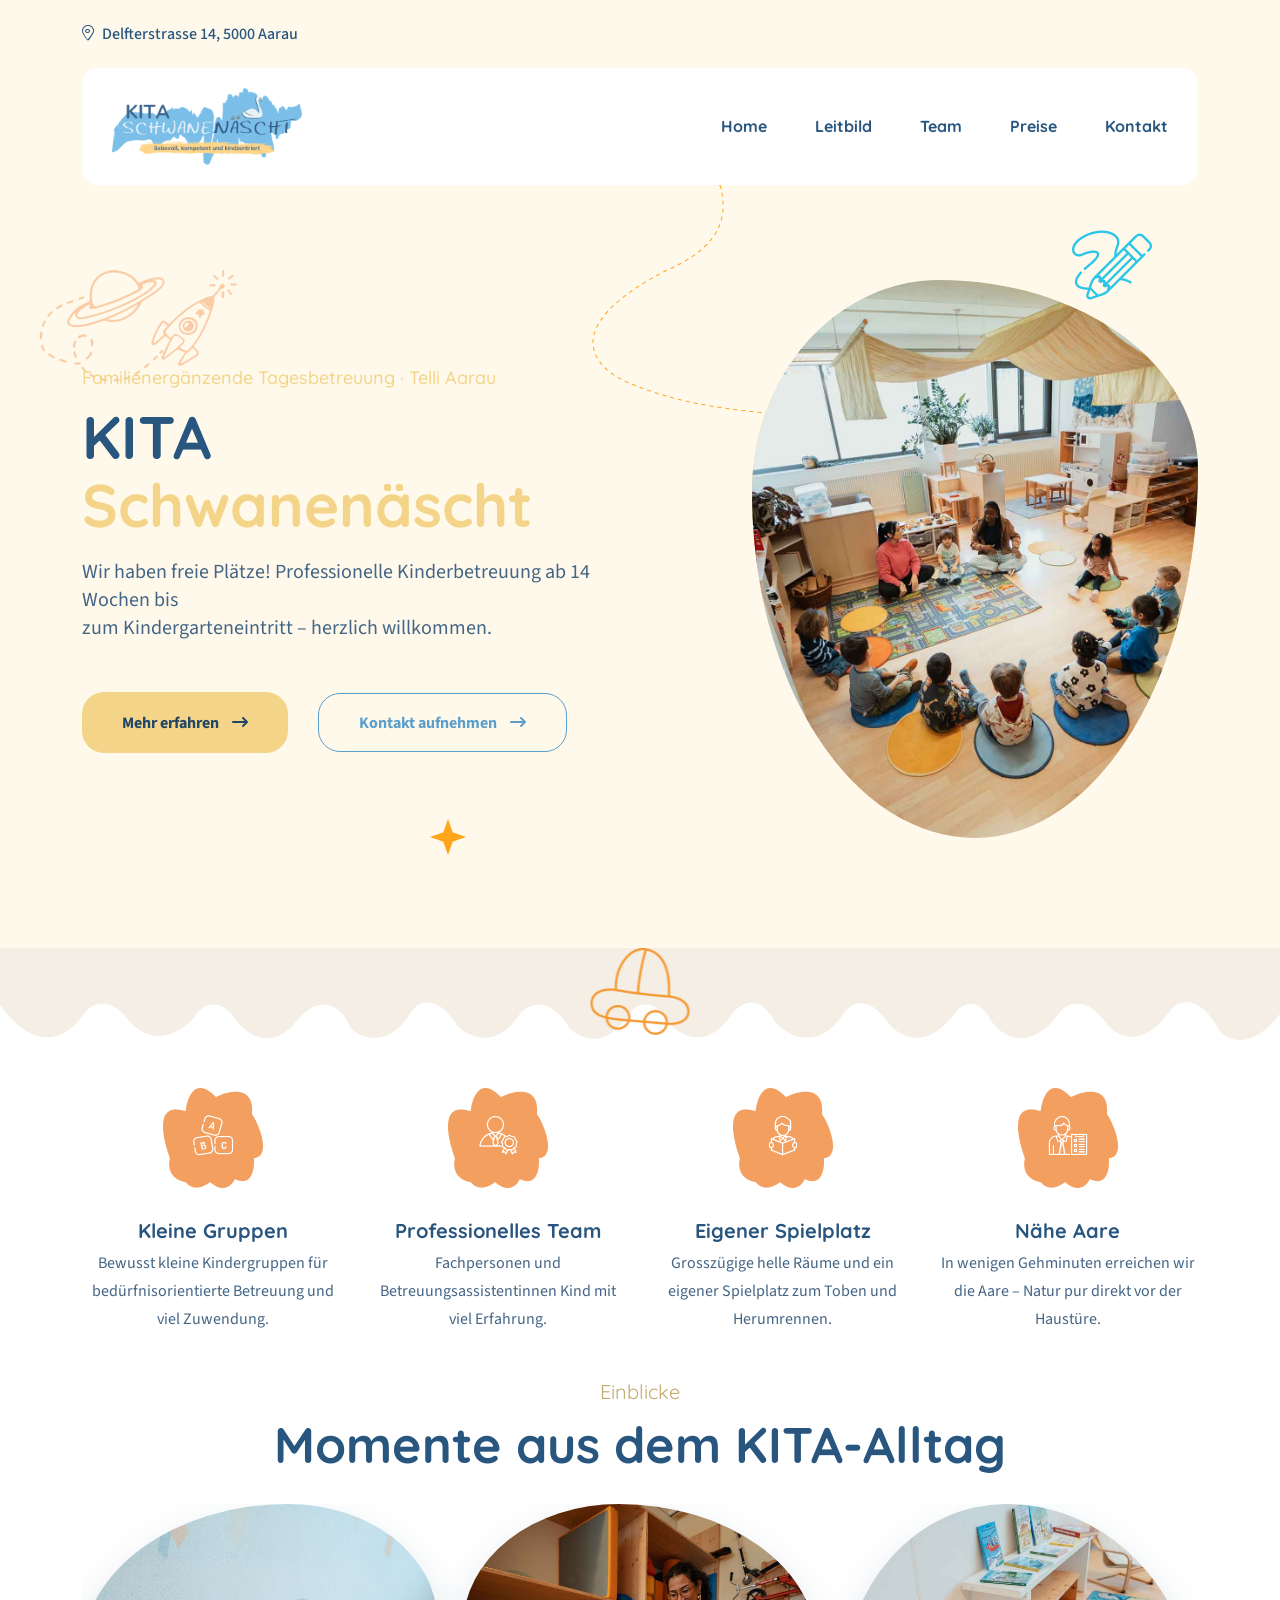
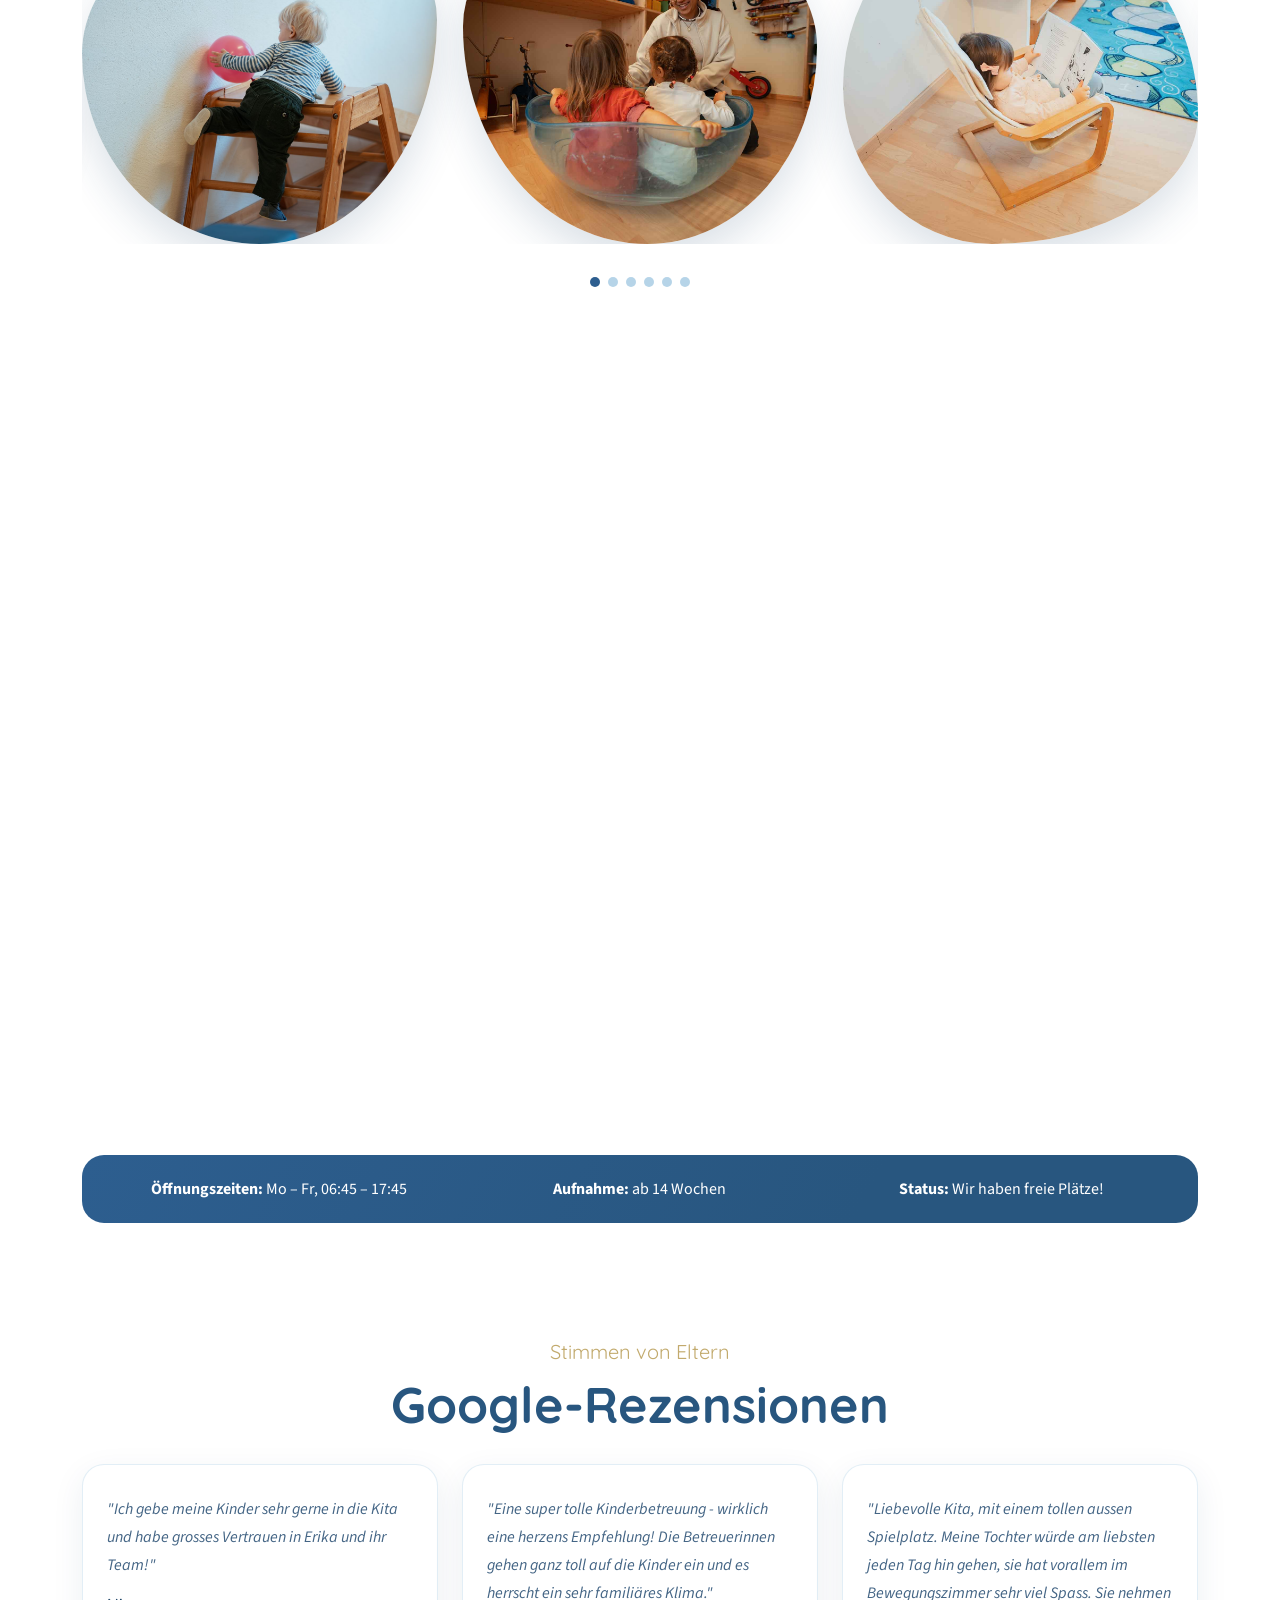
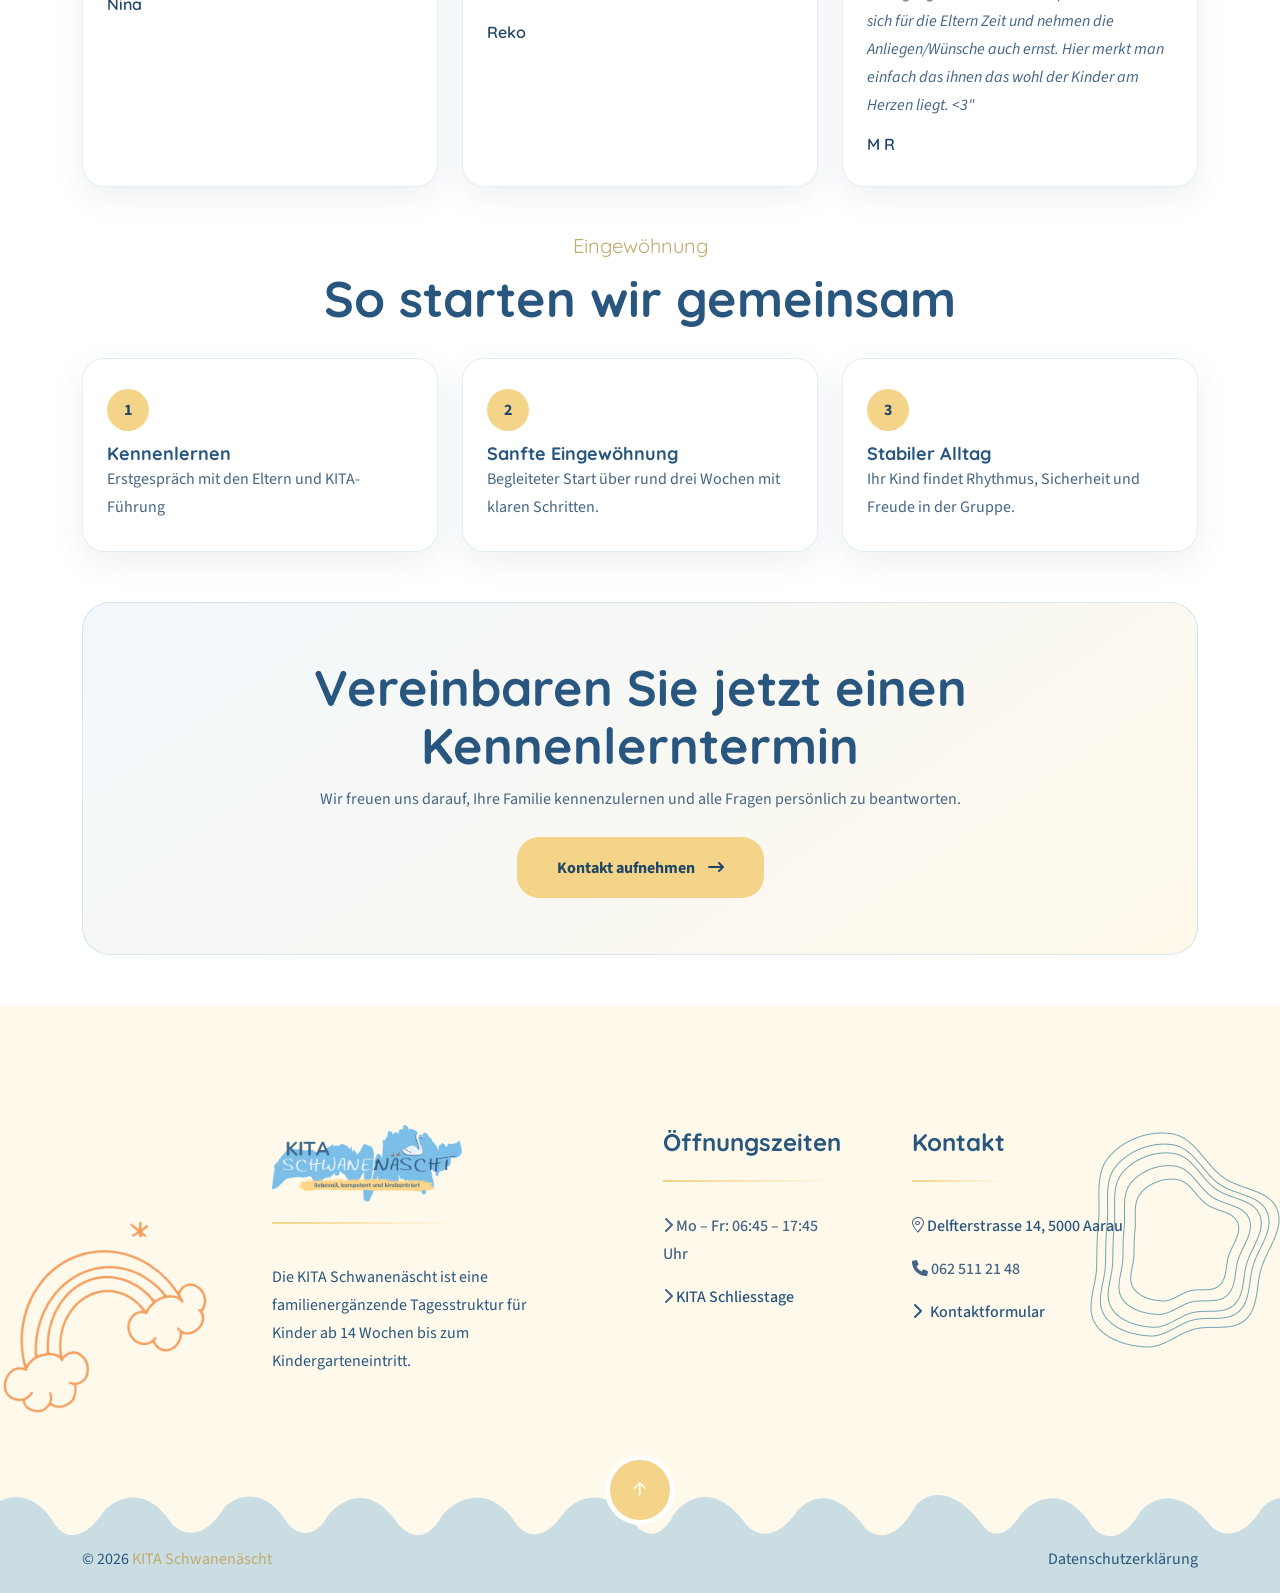
<file: index.html>
<!DOCTYPE html>
<html lang="de">
    <!--<< Header Area >>-->
    <head>
        <!-- ========== Meta Tags ========== -->
        <meta charset="UTF-8">
        <meta http-equiv="X-UA-Compatible" content="IE=edge">
        <meta name="viewport" content="width=device-width, initial-scale=1">
        <meta name="author" content="KITA Schwanenäscht">
        <meta name="description" content="KITA Schwanenäscht in Aarau: familienergänzende Tagesbetreuung mit Herz.">
        <!-- ======== Page title ============ -->
        <title>KITA Schwanenäscht – Startseite</title>
        <!--<< Favcion >>-->
        <link rel="shortcut icon" href="assets/img/Logo.png" type="image/x-icon">
        <!--<< Bootstrap min.css >>-->
        <link rel="stylesheet" href="assets/css/bootstrap.min.css">
        <!--<< All Min Css >>-->
        <link rel="stylesheet" href="assets/css/all.min.css">
        <!--<< Animate.css >>-->
        <link rel="stylesheet" href="assets/css/animate.css">
        <!--<< Icomoon.css >>-->
        <link rel="stylesheet" href="assets/css/icomoon.css">
        <!--<< Magnific Popup.css >>-->
        <link rel="stylesheet" href="assets/css/magnific-popup.css">
        <!--<< MeanMenu.css >>-->
        <link rel="stylesheet" href="assets/css/meanmenu.css">
        <!--<< Swiper Bundle.css >>-->
        <link rel="stylesheet" href="assets/css/swiper-bundle.min.css">
        <!--<< Nice Select.css >>-->
        <link rel="stylesheet" href="assets/css/nice-select.css">
        <!--<< Main.css >>-->
        <link rel="stylesheet" href="assets/css/main.css">
    </head>
    <body>

        <!-- Preloader Start -->
        <div id="preloader" class="preloader">
            <div class="animation-preloader">
                <div class="spinner">                
                </div>
                <div class="txt-loading">
                    <span data-text-preloader="K" class="letters-loading">
                        K
                    </span>
                    <span data-text-preloader="I" class="letters-loading">
                        I
                    </span>
                    <span data-text-preloader="T" class="letters-loading">
                        T
                    </span>
                    <span data-text-preloader="A" class="letters-loading">
                        A
                    </span>
                    <br></br>
                    <span data-text-preloader="A" class="letters-loading">
                        S
                    </span><span data-text-preloader="A" class="letters-loading">
                        c   
                    </span><span data-text-preloader="A" class="letters-loading">
                        h
                    </span><span data-text-preloader="A" class="letters-loading">
                        w
                    </span><span data-text-preloader="A" class="letters-loading">
                        a
                    </span><span data-text-preloader="A" class="letters-loading">
                        n
                    </span><span data-text-preloader="A" class="letters-loading">
                        e
                    </span><span data-text-preloader="A" class="letters-loading">
                        n
                    </span><span data-text-preloader="A" class="letters-loading">
                        ä
                    </span><span data-text-preloader="A" class="letters-loading">
                        s
                    </span><span data-text-preloader="A" class="letters-loading">
                        c
                    </span><span data-text-preloader="A" class="letters-loading">
                        h
                    </span><span data-text-preloader="A" class="letters-loading">
                        t
                    </span>
                    
                </div>
                <p class="text-center">Loading</p>
            </div>
            <div class="loader">
                <div class="row">
                    <div class="col-3 loader-section section-left">
                        <div class="bg"></div>
                    </div>
                    <div class="col-3 loader-section section-left">
                        <div class="bg"></div>
                    </div>
                    <div class="col-3 loader-section section-right">
                        <div class="bg"></div>
                    </div>
                    <div class="col-3 loader-section section-right">
                        <div class="bg"></div>
                    </div>
                </div>
            </div>
        </div>

        <div data-component="assets/Component/header.html"></div>

        

        <!-- Hero Section Start -->
        <section class="hero-section hero-2 fix">
            <div class="circle-shape">
                <img src="assets/img/hero/circle.png" alt="shape-img">
            </div>
            <div class="line-shape">
                <img src="assets/img/hero/line-shape.png" alt="shape-img">
            </div>
            <div class="right-shape">
                <img src="assets/img/hero/right-shape.png" alt="shape-img">
            </div>
            <div class="roket-shape float-bob-y">
                <img src="assets/img/hero/roket.png" alt="shape-img">
            </div>
            <div class="bus-shape float-bob-x">
                <img src="assets/img/hero/bus.png" alt="shape-img">
            </div>
            <div class="frame-shape">
                <img src="assets/img/hero/frame.png" alt="shape-img">
            </div>
            <div class="star-shape">
                <img src="assets/img/hero/star-2.png" alt="shape-img">
            </div>
            <div class="pencil-shape">
                <img src="assets/img/hero/pencil.png" alt="">
            </div>
            <div class="container">
                <div class="row g-4 align-items-center">
                    
                    <div class="col-lg-6">
                        <div class="hero-content">
                            <h5 class="wow fadeInUp">Familienergänzende Tagesbetreuung · Telli Aarau</h5>
                            <h1 class="wow fadeInUp" data-wow-delay=".3s">
                                KITA <br> <span>Schwanenäscht</span>
                            </h1>
                            <p class="wow fadeInUp" data-wow-delay=".5s">Wir haben freie Plätze! Professionelle Kinderbetreuung ab 14 Wochen bis <br> zum Kindergarteneintritt – herzlich willkommen.</p>
                            <div class="hero-button">
                                <a href="about.html" class="theme-btn wow fadeInUp" data-wow-delay=".7s">
                                    Mehr erfahren <i class="fa-solid fa-arrow-right-long"></i>
                                </a>
                                <a href="contact.php" class="theme-btn transparent wow fadeInUp" data-wow-delay=".8s">
                                    Kontakt aufnehmen <i class="fa-solid fa-arrow-right-long"></i>
                                </a>
                            </div>
                        </div>
                    </div>
                    <div class="col-lg-6 wow fadeInUp" data-wow-delay=".4s">
                        <div class="hero-image">
                            <img src="assets/img/kita-62.jpg" alt="hero-img" fetchpriority="high">
                        </div>
                    </div>
                </div>
            </div>
        </section>

        <!-- Work Process Section Start -->
        <section class="work-process-section-2 fix section-padding fix">
            <div class="top-shape">
                <img src="assets/img/hero/bottom-shape.png" alt="shape-img">
            </div>
            <div class="container">
                <div class="process-work-wrapper style-padding">
                    <div class="row g-4">
                        <div class="col-xl-3 col-lg-4 col-md-6 wow fadeInUp" data-wow-delay=".2s">
                            <div class="work-process-items text-center">
                                <div class="icon bg-cover" style="background-image: url('assets/img/process/icon-bg.png');">
                                    <i class="icon-icon-1"></i>
                                </div>
                                <div class="content">
                                    <h4>Kleine Gruppen</h4>
                                    <p>
                                        Bewusst kleine Kindergruppen für bedürfnisorientierte Betreuung und viel Zuwendung.
                                    </p>
                                </div>
                            </div>
                        </div>
                        <div class="col-xl-3 col-lg-4 col-md-6 wow fadeInUp" data-wow-delay=".4s">
                            <div class="work-process-items text-center">
                                <div class="icon bg-cover" style="background-image: url('assets/img/process/icon-bg.png');">
                                    <i class="icon-icon-2"></i>
                                </div>
                                <div class="content">
                                    <h4>Professionelles Team</h4>
                                    <p>
                                        Fachpersonen  und Betreuungsassistentinnen Kind mit viel Erfahrung.
                                    </p>
                                </div>
                            </div>
                        </div>
                        <div class="col-xl-3 col-lg-4 col-md-6 wow fadeInUp" data-wow-delay=".6s">
                            <div class="work-process-items text-center">
                                <div class="icon bg-cover" style="background-image: url('assets/img/process/icon-bg.png');">
                                    <i class="icon-icon-3"></i>
                                </div>
                                <div class="content">
                                    <h4>Eigener Spielplatz</h4>
                                    <p>
                                        Grosszügige helle Räume und ein eigener Spielplatz zum Toben und Herumrennen.
                                    </p>
                                </div>
                            </div>
                        </div>
                        <div class="col-xl-3 col-lg-4 col-md-6 wow fadeInUp" data-wow-delay=".8s">
                            <div class="work-process-items text-center">
                                <div class="icon bg-cover" style="background-image: url('assets/img/process/icon-bg.png');">
                                    <i class="icon-icon-4"></i>
                                </div>
                                <div class="content">
                                    <h4>Nähe Aare</h4>
                                    <p>
                                        In wenigen Gehminuten erreichen wir die Aare – Natur pur  direkt vor der Haustüre.
                                    </p>
                                </div>
                            </div>
                        </div>
                    </div>
                </div>
            </div>
        </section>

        
        <!-- Home Gallery Carousel Start -->
        <section class="home-gallery-section fix section-padding pt-0">
            <div class="container">
                <div class="section-title text-center">
                    <span class="wow fadeInUp">Einblicke</span>
                    <h2 class="wow fadeInUp" data-wow-delay=".3s">Momente aus dem KITA-Alltag</h2>
                </div>
                <div class="swiper home-gallery-slider wow fadeInUp" data-wow-delay=".4s">
                    <div class="swiper-wrapper">
                        <div class="swiper-slide">
                            <div class="home-gallery-item">
                                <img src="assets/img/kita-45.jpg" alt="KITA Alltag 1">
                            </div>
                        </div>
                        <div class="swiper-slide">
                            <div class="home-gallery-item">
                                <img src="assets/img/kita-28.jpg" alt="KITA Alltag 2">
                            </div>
                        </div>
                        <div class="swiper-slide">
                            <div class="home-gallery-item">
                                <img src="assets/img/kita-75.jpg" alt="KITA Alltag 3">
                            </div>
                        </div>
                        <div class="swiper-slide">
                            <div class="home-gallery-item">
                                <img src="assets/img/kita-95.jpg" alt="KITA Alltag 4">
                            </div>
                        </div>
                        <div class="swiper-slide">
                            <div class="home-gallery-item">
                                <img src="assets/img/kita-80.jpg" alt="KITA Team 1">
                            </div>
                        </div>
                        <div class="swiper-slide">
                            <div class="home-gallery-item">
                                <img src="assets/img/kita-140.jpg" alt="KITA Team 2">
                            </div>
                        </div>
                    </div>
                </div>
                <div class="home-gallery-dots"></div>
            </div>
        </section>

        <!-- Home Highlights Section Start -->
        <section class="home-highlights-section section-padding pt-0">
            <div class="container">
                <div class="section-title text-center">
                    <span class="wow fadeInUp">Unser Leitmotiv</span>
                    <h3 class="wow fadeInUp" data-wow-delay=".3s">Das Kind ist in seinem ganzen Wesen einzigartig und findet bei uns eine liebevolle, einfühlsame und bedürfnisorientierte Betreuung.</h3>
                </div>
                <div class="row g-4">
                    <div class="col-lg-4 col-md-6 wow fadeInUp" data-wow-delay=".2s">
                        <div class="home-highlight-card">
                            <h4>Kleine Gruppen</h4>
                            
                        </div>
                    </div>
                    <div class="col-lg-4 col-md-6 wow fadeInUp" data-wow-delay=".4s">
                        <div class="home-highlight-card">
                            <h4>Wir kochen täglich frisch und ausgewogen</h4>
                            
                        </div>
                    </div>
                    <div class="col-lg-4 col-md-6 wow fadeInUp" data-wow-delay=".6s">
                        <div class="home-highlight-card">
                            <h4>Grosszügiges Raumkonzept und eigener Spielplatz</h4>
                            
                        </div>
                    </div>
                </div>
            </div>
        </section>

        <!-- Home Groups Teaser Start -->
        <section class="home-groups-teaser section-padding pt-0">
            <div class="container">
                <div class="section-title text-center">
                    <span class="wow fadeInUp">Unsere Gruppen</span>
                    <h2 class="wow fadeInUp" data-wow-delay=".3s">Betreuung für jedes Alter – individuell und liebevoll</h2>
                </div>
                <div class="row g-4">
                    <div class="col-xl-4 col-md-6 wow fadeInUp" data-wow-delay=".2s">
                        <div class="program-box-items-2">
                            <div class="program-bg"></div>
                            <div class="content text-center">
                                <h4><a href="programs.html">Taucherli</a></h4>
                                <span>(ab 14 Wochen  bis 18 Monate)</span>
                                
                                
                            </div>
                        </div>
                    </div>
                    <div class="col-xl-4 col-md-6 wow fadeInUp" data-wow-delay=".4s">
                        <div class="program-box-items-2">
                            <div class="program-bg bg-2"></div>
                            <div class="content text-center">
                                <h4><a href="programs.html">Störch </a></h4>
                                <span>(18 Monate bis Kindergartenenintritt)</span>
                               
                                
                            </div>
                        </div>
                    </div>
                    <div class="col-xl-4 col-md-6 wow fadeInUp" data-wow-delay=".6s">
                        <div class="program-box-items-2">
                            <div class="program-bg bg-4"></div>
                            <div class="content text-center">
                                <h4><a href="programs.html">Schwän</a></h4>
                                <span>(18 Monate bis Kindergartenenintritt)</span>
                                
                            </div>
                        </div>
                    </div>
                </div>
            </div>
        </section>

        <!-- Home Availability Strip Start -->
        <section class="home-availability-strip">
            <div class="container">
                <div class="availability-wrap wow fadeInUp" data-wow-delay=".2s">
                    <div><strong>Öffnungszeiten:</strong> Mo – Fr, 06:45 – 17:45</div>
                    <div><strong>Aufnahme:</strong> ab 14 Wochen</div>
                    <div><strong>Status:</strong> Wir haben freie Plätze!</div>
                </div>
            </div>
        </section>

        <!-- Home Testimonials Start -->
        <section class="home-testimonials section-padding">
            <div class="container">
                <div class="section-title text-center">
                    <span class="wow fadeInUp">Stimmen von Eltern</span>
                    <h2 class="wow fadeInUp" data-wow-delay=".3s">Google-Rezensionen</h2>
                </div>
                <div class="row g-4">
                    <div class="col-lg-4 col-md-6 wow fadeInUp" data-wow-delay=".2s">
                        <div class="home-testimonial-card">
                            <p>"Ich gebe meine Kinder sehr gerne in die Kita und habe grosses Vertrauen in Erika und ihr Team!"</p>
                            <h6>Nina</h6>
                        </div>
                    </div>
                    <div class="col-lg-4 col-md-6 wow fadeInUp" data-wow-delay=".4s">
                        <div class="home-testimonial-card">
                            <p>"Eine super tolle Kinderbetreuung - wirklich eine herzens Empfehlung! Die Betreuerinnen gehen ganz toll auf die Kinder ein und es herrscht ein sehr familiäres Klima."</p>
                            <h6>Reko</h6>
                        </div>
                    </div>
                    <div class="col-lg-4 col-md-6 wow fadeInUp" data-wow-delay=".6s">
                        <div class="home-testimonial-card">
                            <p>"Liebevolle Kita, mit einem tollen aussen Spielplatz. Meine Tochter würde am liebsten jeden Tag hin gehen, sie hat vorallem im Bewegungszimmer sehr viel Spass. Sie nehmen sich für die Eltern Zeit und nehmen die Anliegen/Wünsche auch ernst.
Hier merkt man einfach das ihnen das wohl der Kinder am Herzen liegt. <3"</p>
                            <h6>M R</h6>
                        </div>
                    </div>
                </div>
                <!--<div class="row">
                    <div class="col-lg-12" align="center"><a href="#">Alle Google Rezensionen</a></div>
                </div>-->
            </div>
        </section>

        <!-- Home Onboarding Start -->
        <section class="home-onboarding section-padding pt-0">
            <div class="container">
                <div class="section-title text-center">
                    <span class="wow fadeInUp">Eingewöhnung</span>
                    <h2 class="wow fadeInUp" data-wow-delay=".3s">So starten wir gemeinsam</h2>
                </div>
                <div class="row g-4">
                    <div class="col-lg-4 col-md-6 wow fadeInUp" data-wow-delay=".2s">
                        <div class="onboarding-step">
                            <span class="step-number">1</span>
                            <h5>Kennenlernen</h5>
                            <p>Erstgespräch mit den Eltern und KITA-Führung</p>
                        </div>
                    </div>
                    <div class="col-lg-4 col-md-6 wow fadeInUp" data-wow-delay=".4s">
                        <div class="onboarding-step">
                            <span class="step-number">2</span>
                            <h5>Sanfte Eingewöhnung</h5>
                            <p>Begleiteter Start über rund drei Wochen mit klaren Schritten.</p>
                        </div>
                    </div>
                    <div class="col-lg-4 col-md-6 wow fadeInUp" data-wow-delay=".6s">
                        <div class="onboarding-step">
                            <span class="step-number">3</span>
                            <h5>Stabiler Alltag</h5>
                            <p>Ihr Kind findet Rhythmus, Sicherheit und Freude in der Gruppe.</p>
                        </div>
                    </div>
                </div>
            </div>
        </section>

        <!-- Home CTA Final Start -->
        <section class="home-final-cta section-padding pt-0">
            <div class="container">
                <div class="home-final-cta-wrap text-center wow fadeInUp" data-wow-delay=".2s">
                    <h2>Vereinbaren Sie jetzt einen Kennenlerntermin</h2>
                    <p>Wir freuen uns darauf, Ihre Familie kennenzulernen und alle Fragen persönlich zu beantworten.</p>
                    <a href="contact.php" class="theme-btn">Kontakt aufnehmen <i class="fa-solid fa-arrow-right-long"></i></a>
                </div>
            </div>
        </section>
<!--<< Footer Section Start >>-->
        <div data-component="assets/Component/footer.html"></div>

        <!--<< All JS Plugins >>-->
        <script src="assets/js/jquery-3.7.1.min.js"></script>
        <script src="assets/js/viewport.jquery.js"></script>
        <script src="assets/js/bootstrap.bundle.min.js"></script>
        <script src="assets/js/jquery.nice-select.min.js"></script>
        <script src="assets/js/jquery.waypoints.js"></script>
        <script src="assets/js/jquery.counterup.min.js"></script>
        <script src="assets/js/swiper-bundle.min.js"></script>
        <script src="assets/js/jquery.meanmenu.min.js"></script>
        <script src="assets/js/jquery.magnific-popup.min.js"></script>
        <script src="assets/js/wow.min.js"></script>
        <script src="assets/js/main.js?v=20260603"></script>
    </body>
</html>
</file>
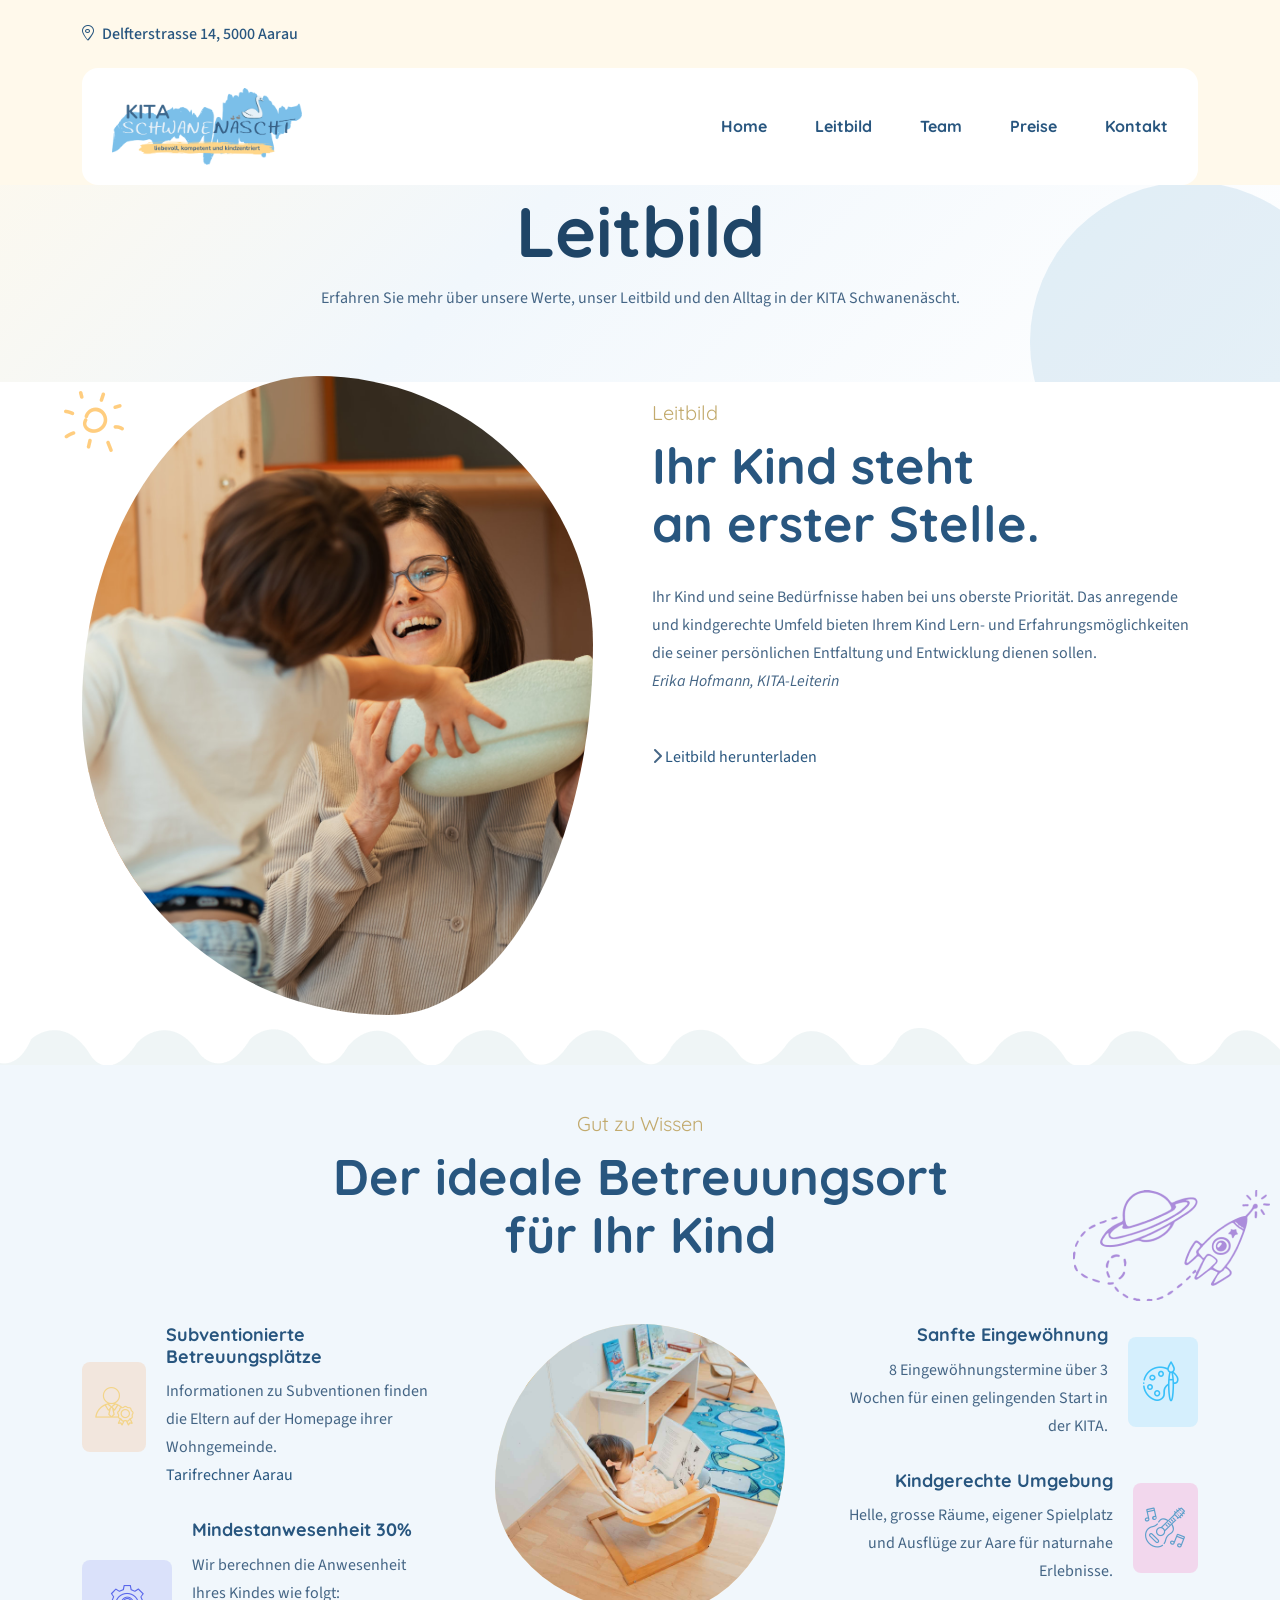
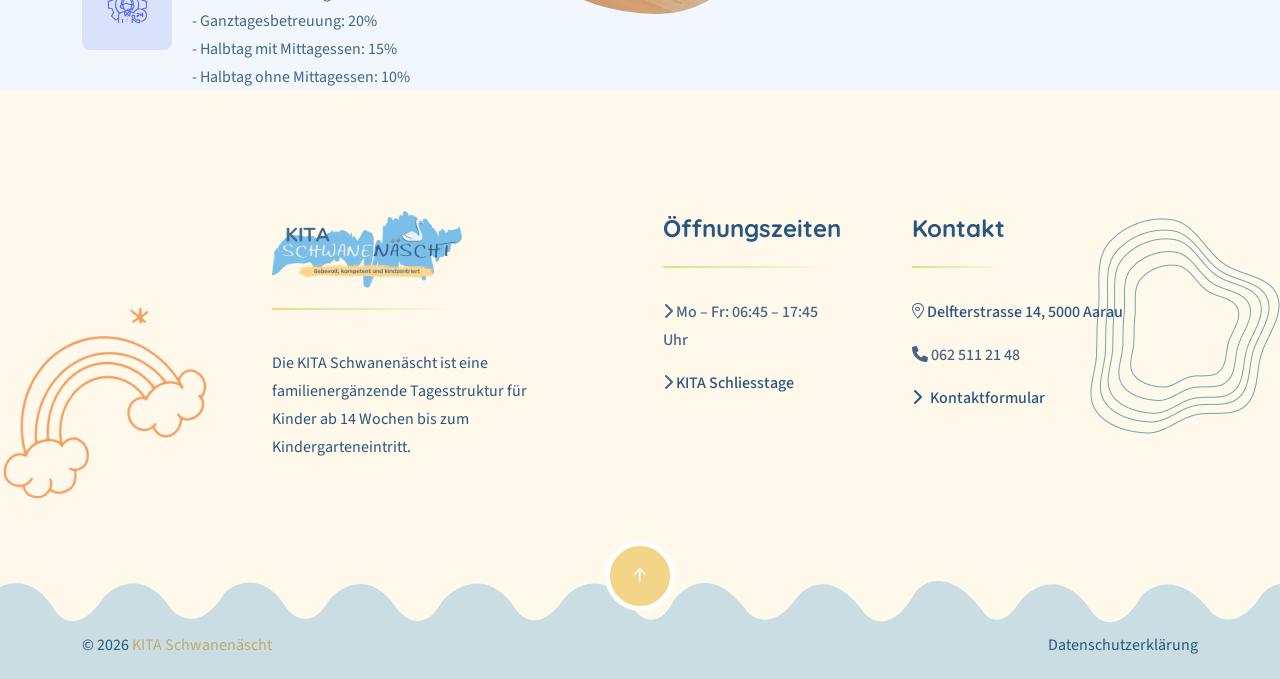
<file: about.html>
<!DOCTYPE html>
<html lang="de">
    <!--<< Header Area >>-->
    <head>
        <!-- ========== Meta Tags ========== -->
        <meta charset="UTF-8">
        <meta http-equiv="X-UA-Compatible" content="IE=edge">
        <meta name="viewport" content="width=device-width, initial-scale=1">
        <meta name="author" content="KITA Schwanenäscht">
        <meta name="description" content="Über die KITA Schwanenäscht: Werte, Betreuungskonzept und Alltag.">
        <!-- ======== Page title ============ -->
        <title>Über Uns – KITA Schwanenäscht</title>
        <!--<< Favcion >>-->
        <link rel="shortcut icon" href="assets/img/Logo.png" type="image/x-icon">
        <!--<< Bootstrap min.css >>-->
        <link rel="stylesheet" href="assets/css/bootstrap.min.css">
        <!--<< All Min Css >>-->
        <link rel="stylesheet" href="assets/css/all.min.css">
        <!--<< Animate.css >>-->
        <link rel="stylesheet" href="assets/css/animate.css">
        <!--<< Icomoon.css >>-->
        <link rel="stylesheet" href="assets/css/icomoon.css">
        <!--<< Magnific Popup.css >>-->
        <link rel="stylesheet" href="assets/css/magnific-popup.css">
        <!--<< MeanMenu.css >>-->
        <link rel="stylesheet" href="assets/css/meanmenu.css">
        <!--<< Swiper Bundle.css >>-->
        <link rel="stylesheet" href="assets/css/swiper-bundle.min.css">
        <!--<< Nice Select.css >>-->
        <link rel="stylesheet" href="assets/css/nice-select.css">
        <!--<< Main.css >>-->
        <link rel="stylesheet" href="assets/css/main.css">
    </head>
    <body class="page-about">

        <div data-component="assets/Component/preloader.html"></div>

        <div data-component="assets/Component/header.html"></div>

        <div data-component="assets/Component/search-wrap.html"></div>


        <div
            data-component="assets/Component/subpage-hero.html"
            data-prop-eyebrow="Unsere KITA"
            data-prop-title="Leitbild "
            data-prop-description="Erfahren Sie mehr über unsere Werte, unser Leitbild und den Alltag in der KITA Schwanenäscht.">
        </div>

        <!-- About Activities Section Start -->
        <section class="about-activities-section-2 section-padding pt-0" id="about">
            <div class="left-shape">
                <img src="assets/img/about/left-shape.png" alt="shape-img">
            </div>
            <div class="zebra-shape float-bob-y">
                <img src="assets/img/value/shape-1.png" alt="shape-img">
            </div>
            <div class="bottom-shape">
                <img src="assets/img/section-top-shape-2.png" alt="shape-img">
            </div>
            <div class="sun-shape">
                <img src="assets/img/client/shape-2.png" alt="shape-img">
            </div>
            <div class="container">
                <div class="about-activities-wrapper style-2 mb-55">
                    <div class="row g-4">
                        <div class="col-lg-6 wow fadeInUp" data-wow-delay=".3s">
                            <div class="activities-image-items">
                                <img src="assets/img/kita-33h.jpg" alt="img">
                                <div class="radius-shape">
                                    <img src="assets/img/about/radius-shape.png" alt="shape-img">
                                </div>
                                <div class="circle-shape">
                                    <img src="assets/img/about/circle.png" alt="shape-img">
                                </div>
                            </div>
                        </div>
                        <div class="col-lg-6">
                            <div class="activities-content">
                                <div class="section-title">
                                    <br/>
                                    <span class="wow fadeInUp">Leitbild </span>
                                    <h2 class="wow fadeInUp" data-wow-delay=".3s">
                                        Ihr Kind steht  <br>
                                        an erster Stelle.
                                    </h2>
                                </div>
                                <p class="mt-3 mt-md-0 wow fadeInUp" data-wow-delay=".5s">
                                    Ihr Kind und seine Bedürfnisse haben bei uns oberste Priorität. Das anregende und kindgerechte Umfeld bieten Ihrem Kind Lern- und Erfahrungsmöglichkeiten die seiner persönlichen Entfaltung und Entwicklung dienen sollen.
                                    <br/><i>Erika Hofmann, KITA-Leiterin</i>
                                </p>
                                <div class="row g-4 mt-4">
                                    <div class="col-xl-6 col-lg-8 col-md-6 font-bold wow fadeInUp" data-wow-delay=".7s">
                                        <div class="content">
                                            <i class="fa-solid fa-chevron-right"></i>
                                            <a href="assets/Documents/Leitbild-Kita-Schwanenaescht.pdf" target="_blank">Leitbild herunterladen</a>
                                        </div>
                                    </div>
                                </div>
                            </div>
                        </div>
                    </div>
                </div>
            </div>
        </section>

        <!-- Feature Value Section Start -->
        <section class="feature-value-section fix section-padding section-bg-2">
            <div class="shape-2 float-bob-x">
                <img src="assets/img/value/shape-2.png" alt="shape-img">
            </div>
            <div class="container">
                <div class="section-title text-center">
                    <span class="wow fadeInUp">Gut zu Wissen</span>
                    <h2 class="wow fadeInUp" data-wow-delay=".3s">Der ideale Betreuungsort <br/> für Ihr Kind</h2>
                </div>
                <div class="row">
                    <div class="col-xl-4 col-lg-6">
                        <div class="feature-value-items">
                            <div class="value-icon-items wow fadeInUp" data-wow-delay=".3s">
                                <div class="icon">
                                    <i class="icon-icon-2"></i>
                                </div>
                                <div class="content">
                                    <h5>Subventionierte Betreuungsplätze</h5>
                                    <p>Informationen zu Subventionen finden die Eltern auf der Homepage ihrer Wohngemeinde. <br/><a href="https://kitarechner.ch/Aarau" target="_blank">Tarifrechner Aarau</a></p>
                                </div>
                            </div>
                            <div class="value-icon-items wow fadeInUp" data-wow-delay=".5s">
                                <div class="icon color-2">
                                    <i class="icon-icon-15"></i>
                                </div>
                                <div class="content">
                                    <h5>Mindestanwesenheit 30%</h5>
                                    <p>Wir berechnen die Anwesenheit Ihres Kindes wie folgt:<br/>- Ganztagesbetreuung: 20%<br/>- Halbtag mit Mittagessen: 15%<br/>- Halbtag ohne Mittagessen: 10%</p>
                                </div>
                            </div>
                        </div>
                    </div>
                    <div class="col-xl-4 col-lg-6 wow fadeInUp" data-wow-delay=".4s">
                        <div class="feature-value-items">
                            <div class="feature-value-image">
                                <img src="assets/img/kita-75.jpg" alt="img">
                                <div class="value-shape">
                                    <img src="assets/img/cta/cta-shape-2.png" alt="shape-img">
                                </div>
                            </div>
                        </div>
                    </div>
                    <div class="col-xl-4 col-lg-6">
                        <div class="feature-value-items">
                            <div class="value-icon-items style-2 wow fadeInUp" data-wow-delay=".3s">
                                <div class="content">
                                    <h5>Sanfte Eingewöhnung</h5>
                                    <p>8 Eingewöhnungstermine über 3 Wochen für einen gelingenden Start in der KITA.</p>
                                </div>
                                <div class="icon color-3">
                                    <i class="icon-icon-16"></i>
                                </div>
                            </div>
                            <div class="value-icon-items style-2 wow fadeInUp" data-wow-delay=".5s">
                                <div class="content">
                                    <h5>Kindgerechte Umgebung</h5>
                                    <p>Helle, grosse Räume, eigener Spielplatz und Ausflüge zur Aare für naturnahe Erlebnisse.</p>
                                </div>
                                <div class="icon color-2 color-4">
                                    <i class="icon-icon-8"></i>
                                </div>
                            </div>
                        </div>
                    </div>
                </div>
            </div>
        </section>

        <!--<< Footer Section Start >>-->
        <div data-component="assets/Component/footer.html"></div>

        <!--<< All JS Plugins >>-->
        <script src="assets/js/jquery-3.7.1.min.js"></script>
        <script src="assets/js/viewport.jquery.js"></script>
        <script src="assets/js/bootstrap.bundle.min.js"></script>
        <script src="assets/js/jquery.nice-select.min.js"></script>
        <script src="assets/js/jquery.waypoints.js"></script>
        <script src="assets/js/jquery.counterup.min.js"></script>
        <script src="assets/js/swiper-bundle.min.js"></script>
        <script src="assets/js/jquery.meanmenu.min.js"></script>
        <script src="assets/js/jquery.magnific-popup.min.js"></script>
        <script src="assets/js/wow.min.js"></script>
        <script src="assets/js/main.js?v=20260603"></script>
    </body>
</html>
</file>
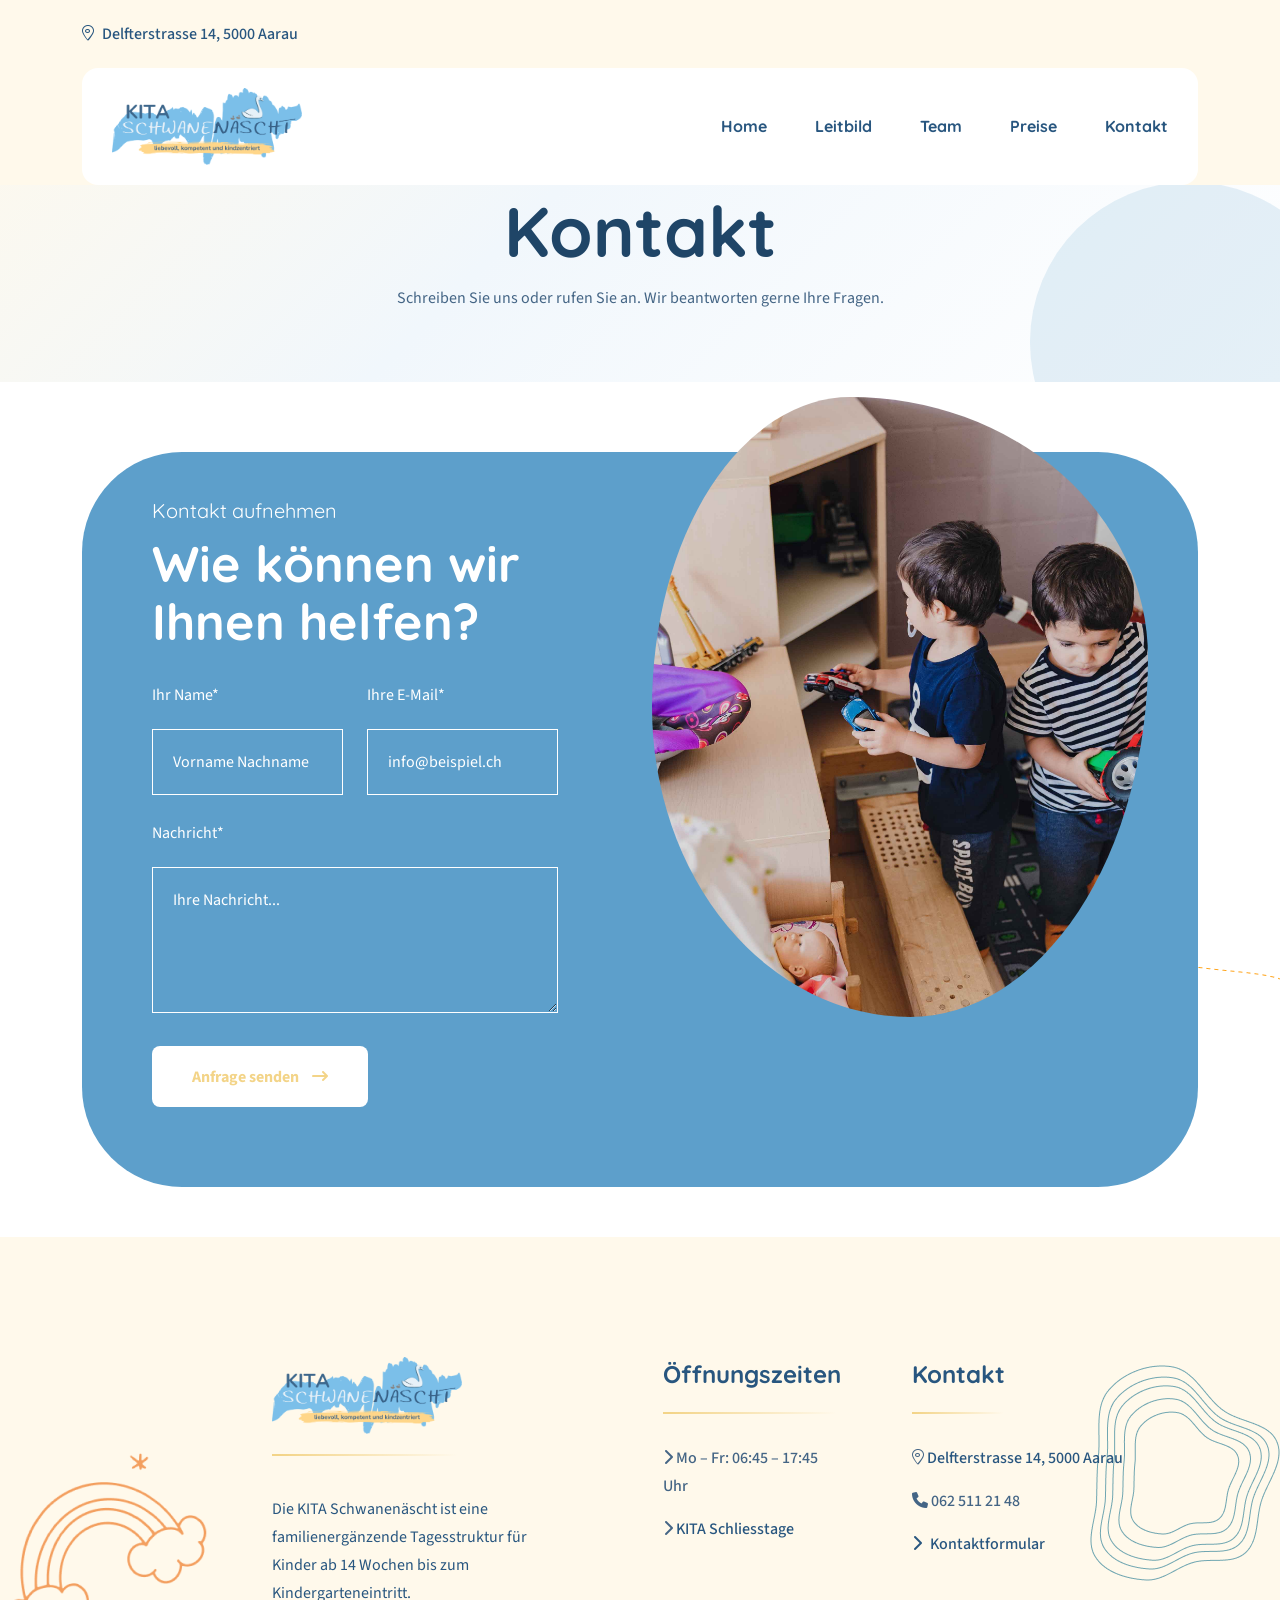
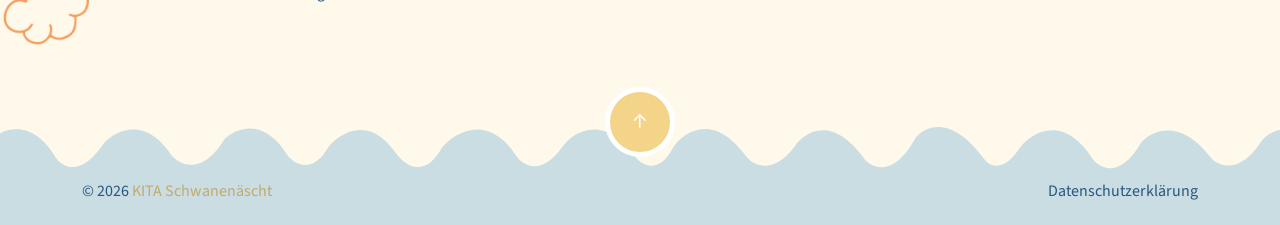
<file: contact.html>
<!DOCTYPE html>
<html lang="de">
    <!--<< Header Area >>-->
    <head>
        <!-- ========== Meta Tags ========== -->
        <meta charset="UTF-8">
        <meta http-equiv="X-UA-Compatible" content="IE=edge">
        <meta name="viewport" content="width=device-width, initial-scale=1">
        <meta name="author" content="KITA Schwanenäscht">
        <meta name="description" content="Kontakt und Anfrageformular der KITA Schwanenäscht in Aarau.">
        <!-- ======== Page title ============ -->
        <title>Kontakt – KITA Schwanenäscht</title>
        <!--<< Favcion >>-->
        <link rel="shortcut icon" href="assets/img/Logo.png" type="image/x-icon">
        <!--<< Bootstrap min.css >>-->
        <link rel="stylesheet" href="assets/css/bootstrap.min.css">
        <!--<< All Min Css >>-->
        <link rel="stylesheet" href="assets/css/all.min.css">
        <!--<< Animate.css >>-->
        <link rel="stylesheet" href="assets/css/animate.css">
        <!--<< Icomoon.css >>-->
        <link rel="stylesheet" href="assets/css/icomoon.css">
        <!--<< Magnific Popup.css >>-->
        <link rel="stylesheet" href="assets/css/magnific-popup.css">
        <!--<< MeanMenu.css >>-->
        <link rel="stylesheet" href="assets/css/meanmenu.css">
        <!--<< Swiper Bundle.css >>-->
        <link rel="stylesheet" href="assets/css/swiper-bundle.min.css">
        <!--<< Nice Select.css >>-->
        <link rel="stylesheet" href="assets/css/nice-select.css">
        <!--<< Main.css >>-->
        <link rel="stylesheet" href="assets/css/main.css">
    </head>
    <body class="page-contact">

        <div data-component="assets/Component/preloader.html"></div>

        <div data-component="assets/Component/header.html"></div>

        <div data-component="assets/Component/search-wrap.html"></div>


        <div
            data-component="assets/Component/subpage-hero.html"
            data-prop-eyebrow="Wir sind für Sie da"
            data-prop-title="Kontakt"
            data-prop-description="Schreiben Sie uns oder rufen Sie an. Wir beantworten gerne Ihre Fragen.">
        </div>

        <!-- Contact Section Start -->
        <section class="contact-section section-padding" id="kontakt">
            <div class="line-1">
                <img src="assets/img/line-1.png" alt="shape-img">
            </div>
            <div class="line-2">
                <img src="assets/img/line-2.png" alt="shape-img">
            </div>
            <div class="container">
                <div class="contact-wrapper">
                    <div class="row">
                        <div class="col-lg-6">
                            <div class="contact-content">
                                <div class="section-title">
                                    <span class="text-white wow fadeInUp">Kontakt aufnehmen</span>
                                    <h2 class="text-white wow fadeInUp" data-wow-delay=".3s">Wie können wir Ihnen helfen?</h2>
                                </div>
                                <form action="https://formspree.io/f/info@schwanenaescht.ch" id="contact-form" method="POST" class="contact-form-items">
                                    <div class="row g-4">
                                        <div class="col-lg-6 wow fadeInUp" data-wow-delay=".3s">
                                            <div class="form-clt">
                                                <span>Ihr Name*</span>
                                                <input type="text" name="name" id="name" placeholder="Vorname Nachname">
                                            </div>
                                        </div>
                                        <div class="col-lg-6 wow fadeInUp" data-wow-delay=".5s">
                                            <div class="form-clt">
                                                <span>Ihre E-Mail*</span>
                                                <input type="email" name="email" id="email" placeholder="info@beispiel.ch">
                                            </div>
                                        </div>
                                        <div class="col-lg-12 wow fadeInUp" data-wow-delay=".7s">
                                            <div class="form-clt">
                                                <span>Nachricht*</span>
                                                <textarea name="message" id="message" placeholder="Ihre Nachricht..."></textarea>
                                            </div>
                                        </div>
                                        <div class="col-lg-7 wow fadeInUp" data-wow-delay=".9s">
                                            <button type="submit" class="theme-btn bg-white">
                                                Anfrage senden <i class="fa-solid fa-arrow-right-long"></i>
                                            </button>
                                        </div>
                                    </div>
                                </form>
                            </div>
                        </div>
                        <div class="col-lg-6">
                            <div class="contact-image wow fadeInUp" data-wow-delay=".4s">
                                <img src="assets/img/kita200.jpg" alt="contact-img">
                                <div class="cricle-shape">
                                    <img src="assets/img/circle-2.png" alt="shape-img">
                                </div>
                            </div>
                        </div>
                    </div>
                </div>
            </div>
        </section>

        <!--<< Footer Section Start >>-->
        <div data-component="assets/Component/footer.html"></div>

        <!--<< All JS Plugins >>-->
        <script src="assets/js/jquery-3.7.1.min.js"></script>
        <script src="assets/js/viewport.jquery.js"></script>
        <script src="assets/js/bootstrap.bundle.min.js"></script>
        <script src="assets/js/jquery.nice-select.min.js"></script>
        <script src="assets/js/jquery.waypoints.js"></script>
        <script src="assets/js/jquery.counterup.min.js"></script>
        <script src="assets/js/swiper-bundle.min.js"></script>
        <script src="assets/js/jquery.meanmenu.min.js"></script>
        <script src="assets/js/jquery.magnific-popup.min.js"></script>
        <script src="assets/js/wow.min.js"></script>
        <script src="assets/js/main.js?v=20260603"></script>
    </body>
</html>
</file>
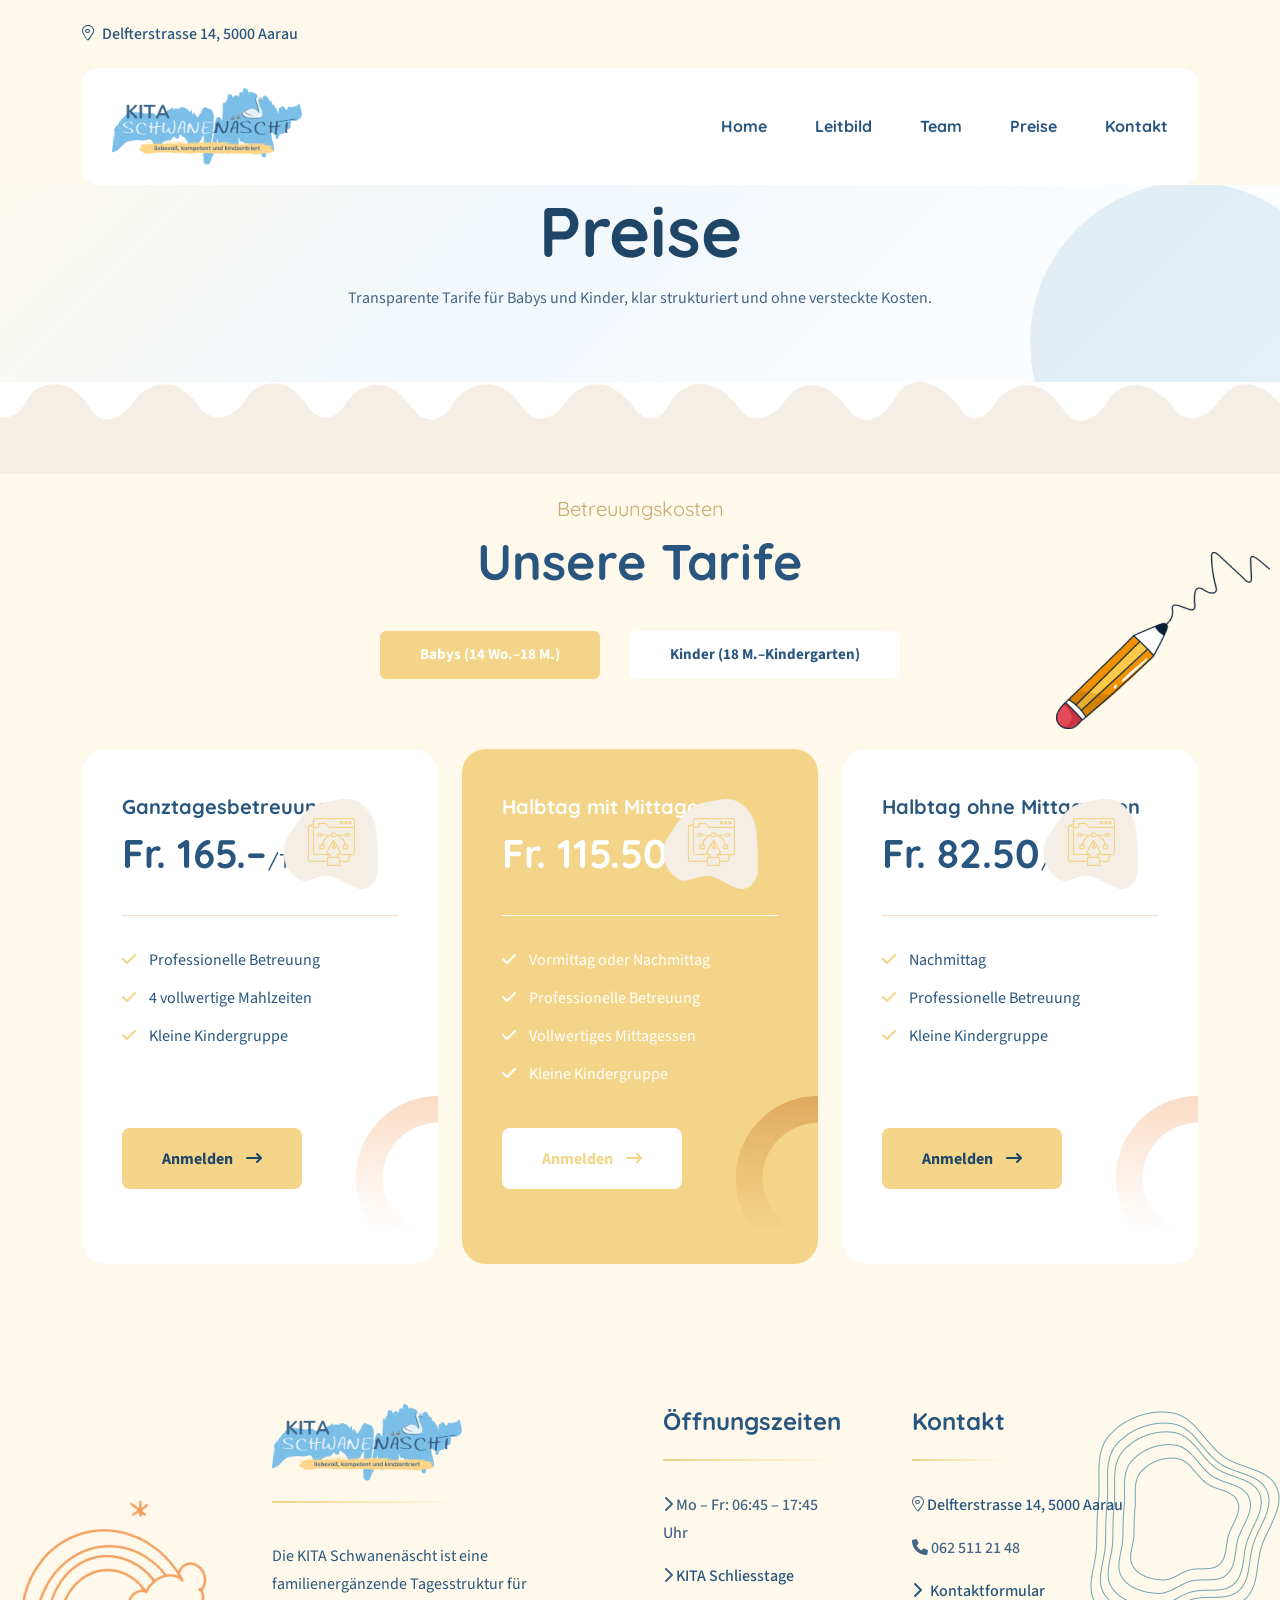
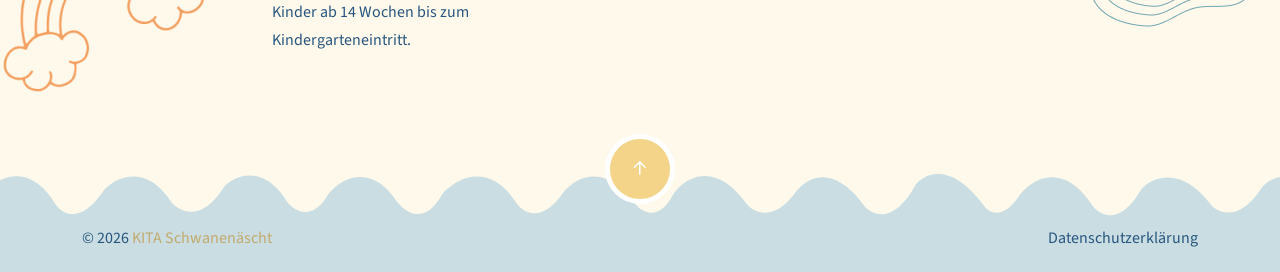
<file: pricing.html>
<!DOCTYPE html>
<html lang="de">
    <!--<< Header Area >>-->
    <head>
        <!-- ========== Meta Tags ========== -->
        <meta charset="UTF-8">
        <meta http-equiv="X-UA-Compatible" content="IE=edge">
        <meta name="viewport" content="width=device-width, initial-scale=1">
        <meta name="author" content="KITA Schwanenäscht">
        <meta name="description" content="Transparente Tarife für Babys und Kinder in der KITA Schwanenäscht.">
        <!-- ======== Page title ============ -->
        <title>Preise – KITA Schwanenäscht</title>
        <!--<< Favcion >>-->
        <link rel="shortcut icon" href="assets/img/Logo.png" type="image/x-icon">
        <!--<< Bootstrap min.css >>-->
        <link rel="stylesheet" href="assets/css/bootstrap.min.css">
        <!--<< All Min Css >>-->
        <link rel="stylesheet" href="assets/css/all.min.css">
        <!--<< Animate.css >>-->
        <link rel="stylesheet" href="assets/css/animate.css">
        <!--<< Icomoon.css >>-->
        <link rel="stylesheet" href="assets/css/icomoon.css">
        <!--<< Magnific Popup.css >>-->
        <link rel="stylesheet" href="assets/css/magnific-popup.css">
        <!--<< MeanMenu.css >>-->
        <link rel="stylesheet" href="assets/css/meanmenu.css">
        <!--<< Swiper Bundle.css >>-->
        <link rel="stylesheet" href="assets/css/swiper-bundle.min.css">
        <!--<< Nice Select.css >>-->
        <link rel="stylesheet" href="assets/css/nice-select.css">
        <!--<< Main.css >>-->
        <link rel="stylesheet" href="assets/css/main.css">
    </head>
    <body class="page-pricing">

        <div data-component="assets/Component/preloader.html"></div>

        <div data-component="assets/Component/header.html"></div>

        <div data-component="assets/Component/search-wrap.html"></div>


        <div
            data-component="assets/Component/subpage-hero.html"
            data-prop-eyebrow="Elternbeiträge"
            data-prop-title="Preise"
            data-prop-description="Transparente Tarife für Babys und Kinder, klar strukturiert und ohne versteckte Kosten.">
        </div>

        <!-- Pricing Section Start -->
        <section class="pricing-section section-bg section-padding" id="preise">
            <div class="pencil-shape">
                <img src="assets/img/pencil.png" alt="shape-img">
            </div>
            <div class="top-shape">
                <img src="assets/img/top-shape.png" alt="shape-img">
            </div>
            <div class="container">
                <div class="pricing-wrapper">
                    <div class="section-title text-center mb-0"> 
                        <span class="wow fadeInUp"><br/>Betreuungskosten</span>
                        <h2 class="wow fadeInUp" data-wow-delay=".3s">Unsere Tarife</h2>
                    </div>
                    <ul class="nav" role="tablist">
                        <li class="nav-item wow fadeInUp" data-wow-delay=".3s" role="presentation">
                            <a href="#babys" data-bs-toggle="tab" class="nav-link active" aria-selected="true" role="tab">
                                Babys (14 Wo.–18 M.)
                            </a>
                        </li>
                        <li class="nav-item wow fadeInUp" data-wow-delay=".5s" role="presentation">
                            <a href="#kinder" data-bs-toggle="tab" class="nav-link" aria-selected="false" role="tab" tabindex="-1">
                                Kinder (18 M.–Kindergarten)
                            </a>
                        </li>
                    </ul>
                </div>
                <div class="tab-content">
                    <div id="babys" class="tab-pane fade show active" role="tabpanel">
                        <div class="row">
                            <div class="col-xl-4 col-lg-6 col-md-6 wow fadeInUp" data-wow-delay=".3s">
                                <div class="pricing-items">
                                    <div class="icon bg-cover" style="background-image: url('assets/img/pricing/icon-bg.png');">
                                        <i class="icon-icon-22"></i>
                                     </div>
                                     <div class="element-shape">
                                        <img src="assets/img/pricing/element.png" alt="shape-img">
                                     </div>
                                    <div class="pricing-header">
                                        <h4>Ganztagesbetreuung</h4>
                                        <h2>Fr. 165.– <span>/Tag</span></h2>
                                    </div>
                                    <ul class="pricing-list">
                                        <li>
                                            <i class="fa-solid fa-check"></i>
                                            Professionelle Betreuung
                                        </li>
                                        <li>
                                            <i class="fa-solid fa-check"></i>
                                            4 vollwertige Mahlzeiten
                                        </li>
                                        <li>
                                            <i class="fa-solid fa-check"></i>
                                            Kleine Kindergruppe
                                        </li>
                                        <li>
                                            &nbsp;
                                        </li>
                                    </ul>
                                    <a href="anmelden.php" class="theme-btn">
                                        Anmelden <i class="fa-solid fa-arrow-right-long"></i>
                                    </a>
                                </div>
                            </div>
                            <div class="col-xl-4 col-lg-6 col-md-6 wow fadeInUp" data-wow-delay=".5s">
                                <div class="pricing-items active">
                                    <div class="icon bg-cover" style="background-image: url('assets/img/pricing/icon-bg.png');">
                                        <i class="icon-icon-22"></i>
                                     </div>
                                     <div class="element-shape">
                                        <img src="assets/img/pricing/element-2.png" alt="shape-img">
                                     </div>
                                    <div class="pricing-header">
                                        <h4>Halbtag mit Mittagessen</h4>
                                        <h2>Fr. 115.50 <span>/Tag</span></h2>
                                    </div>
                                    <ul class="pricing-list">
                                        <li>
                                            <i class="fa-solid fa-check"></i>
                                            Vormittag oder Nachmittag
                                        </li>
                                        <li>
                                            <i class="fa-solid fa-check"></i>
                                            Professionelle Betreuung
                                        </li>
                                        <li>
                                            <i class="fa-solid fa-check"></i>
                                            Vollwertiges Mittagessen
                                        </li>
                                        <li>
                                            <i class="fa-solid fa-check"></i>
                                            Kleine Kindergruppe
                                        </li>
                                    </ul>
                                    <a href="anmelden.php" class="theme-btn">
                                        Anmelden <i class="fa-solid fa-arrow-right-long"></i>
                                    </a>
                                </div>
                            </div>
                            <div class="col-xl-4 col-lg-6 col-md-6 wow fadeInUp" data-wow-delay=".7s">
                                <div class="pricing-items">
                                    <div class="icon bg-cover" style="background-image: url('assets/img/pricing/icon-bg.png');">
                                        <i class="icon-icon-22"></i>
                                     </div>
                                     <div class="element-shape">
                                        <img src="assets/img/pricing/element.png" alt="shape-img">
                                     </div>
                                    <div class="pricing-header">
                                        <h4>Halbtag ohne Mittagessen</h4>
                                        <h2>Fr. 82.50 <span>/Tag</span></h2>
                                    </div>
                                    <ul class="pricing-list">
                                        <li>
                                            <i class="fa-solid fa-check"></i>
                                            Nachmittag
                                        </li>
                                        <li>
                                            <i class="fa-solid fa-check"></i>
                                            Professionelle Betreuung
                                        </li>
                                        <li>
                                            <i class="fa-solid fa-check"></i>
                                            Kleine Kindergruppe
                                        </li>
                                        <li>
                                            &nbsp;
                                        </li>
                                    </ul>
                                    <a href="anmelden.php" class="theme-btn">
                                        Anmelden <i class="fa-solid fa-arrow-right-long"></i>
                                    </a>
                                </div>
                            </div>
                        </div>
                    </div>
                    <div id="kinder" class="tab-pane fade" role="tabpanel">
                        <div class="row">
                            <div class="col-xl-4 col-lg-6 col-md-6">
                                <div class="pricing-items">
                                    <div class="icon bg-cover" style="background-image: url('assets/img/pricing/icon-bg.png');">
                                        <i class="icon-icon-22"></i>
                                     </div>
                                     <div class="element-shape">
                                        <img src="assets/img/pricing/element.png" alt="shape-img">
                                     </div>
                                    <div class="pricing-header">
                                        <h4>Ganztagesbetreuung</h4>
                                        <h2>Fr. 110.– <span>/Tag</span></h2>
                                    </div>
                                    <ul class="pricing-list">
                                        <li>
                                            <i class="fa-solid fa-check"></i>
                                            Professionelle Betreuung
                                        </li>
                                        <li>
                                            <i class="fa-solid fa-check"></i>
                                            4 vollwertige Mahlzeiten
                                        </li>
                                        <li>
                                            <i class="fa-solid fa-check"></i>
                                            Kleine Kindergruppe
                                        </li>
                                        <li>
                                            &nbsp;
                                        </li>
                                    </ul>
                                    <a href="anmelden.php" class="theme-btn">
                                        Anmelden <i class="fa-solid fa-arrow-right-long"></i>
                                    </a>
                                </div>
                            </div>
                            <div class="col-xl-4 col-lg-6 col-md-6">
                                <div class="pricing-items active">
                                    <div class="icon bg-cover" style="background-image: url('assets/img/pricing/icon-bg.png');">
                                        <i class="icon-icon-22"></i>
                                     </div>
                                     <div class="element-shape">
                                        <img src="assets/img/pricing/element-2.png" alt="shape-img">
                                     </div>
                                    <div class="pricing-header">
                                        <h4>Halbtag mit Mittagessen</h4>
                                        <h2>Fr. 77.– <span>/Tag</span></h2>
                                    </div>
                                    <ul class="pricing-list">
                                        <li>
                                            <i class="fa-solid fa-check"></i>
                                            Vormittag oder Nachmittag
                                        </li>
                                        <li>
                                            <i class="fa-solid fa-check"></i>
                                            Professionelle Betreuung
                                        </li>
                                        <li>
                                            <i class="fa-solid fa-check"></i>
                                            Vollwertiges Mittagessen
                                        </li>
                                        <li>
                                            <i class="fa-solid fa-check"></i>
                                            Kleine Kindergruppe
                                        </li>
                                    </ul>
                                    <a href="anmelden.php" class="theme-btn">
                                        Anmelden <i class="fa-solid fa-arrow-right-long"></i>
                                    </a>
                                </div>
                            </div>
                            <div class="col-xl-4 col-lg-6 col-md-6">
                                <div class="pricing-items">
                                    <div class="icon bg-cover" style="background-image: url('assets/img/pricing/icon-bg.png');">
                                        <i class="icon-icon-22"></i>
                                     </div>
                                     <div class="element-shape">
                                        <img src="assets/img/pricing/element.png" alt="shape-img">
                                     </div>
                                    <div class="pricing-header">
                                        <h4>Halbtag ohne Mittagessen</h4>
                                        <h2>Fr. 55.– <span>/Tag</span></h2>
                                    </div>
                                    <ul class="pricing-list">
                                        <li>
                                            <i class="fa-solid fa-check"></i>
                                            Nachmittag
                                        </li>
                                        <li>
                                            <i class="fa-solid fa-check"></i>
                                            Professionelle Betreuung
                                        </li>
                                        <li>
                                            <i class="fa-solid fa-check"></i>
                                            Kleine Kindergruppe
                                        </li>
                                        <li>
                                            &nbsp;
                                        </li>
                                    </ul>
                                    <a href="anmelden.php" class="theme-btn">
                                        Anmelden <i class="fa-solid fa-arrow-right-long"></i>
                                    </a>
                                </div>
                            </div>
                        </div>
                    </div>
                </div>
            </div>
        </section>
       
        <!--<< Footer Section Start >>-->
        <div data-component="assets/Component/footer.html"></div>

        <!--<< All JS Plugins >>-->
        <script src="assets/js/jquery-3.7.1.min.js"></script>
        <script src="assets/js/viewport.jquery.js"></script>
        <script src="assets/js/bootstrap.bundle.min.js"></script>
        <script src="assets/js/jquery.nice-select.min.js"></script>
        <script src="assets/js/jquery.waypoints.js"></script>
        <script src="assets/js/jquery.counterup.min.js"></script>
        <script src="assets/js/swiper-bundle.min.js"></script>
        <script src="assets/js/jquery.meanmenu.min.js"></script>
        <script src="assets/js/jquery.magnific-popup.min.js"></script>
        <script src="assets/js/wow.min.js"></script>
        <script src="assets/js/main.js?v=20260603"></script>
    </body>
</html>
</file>
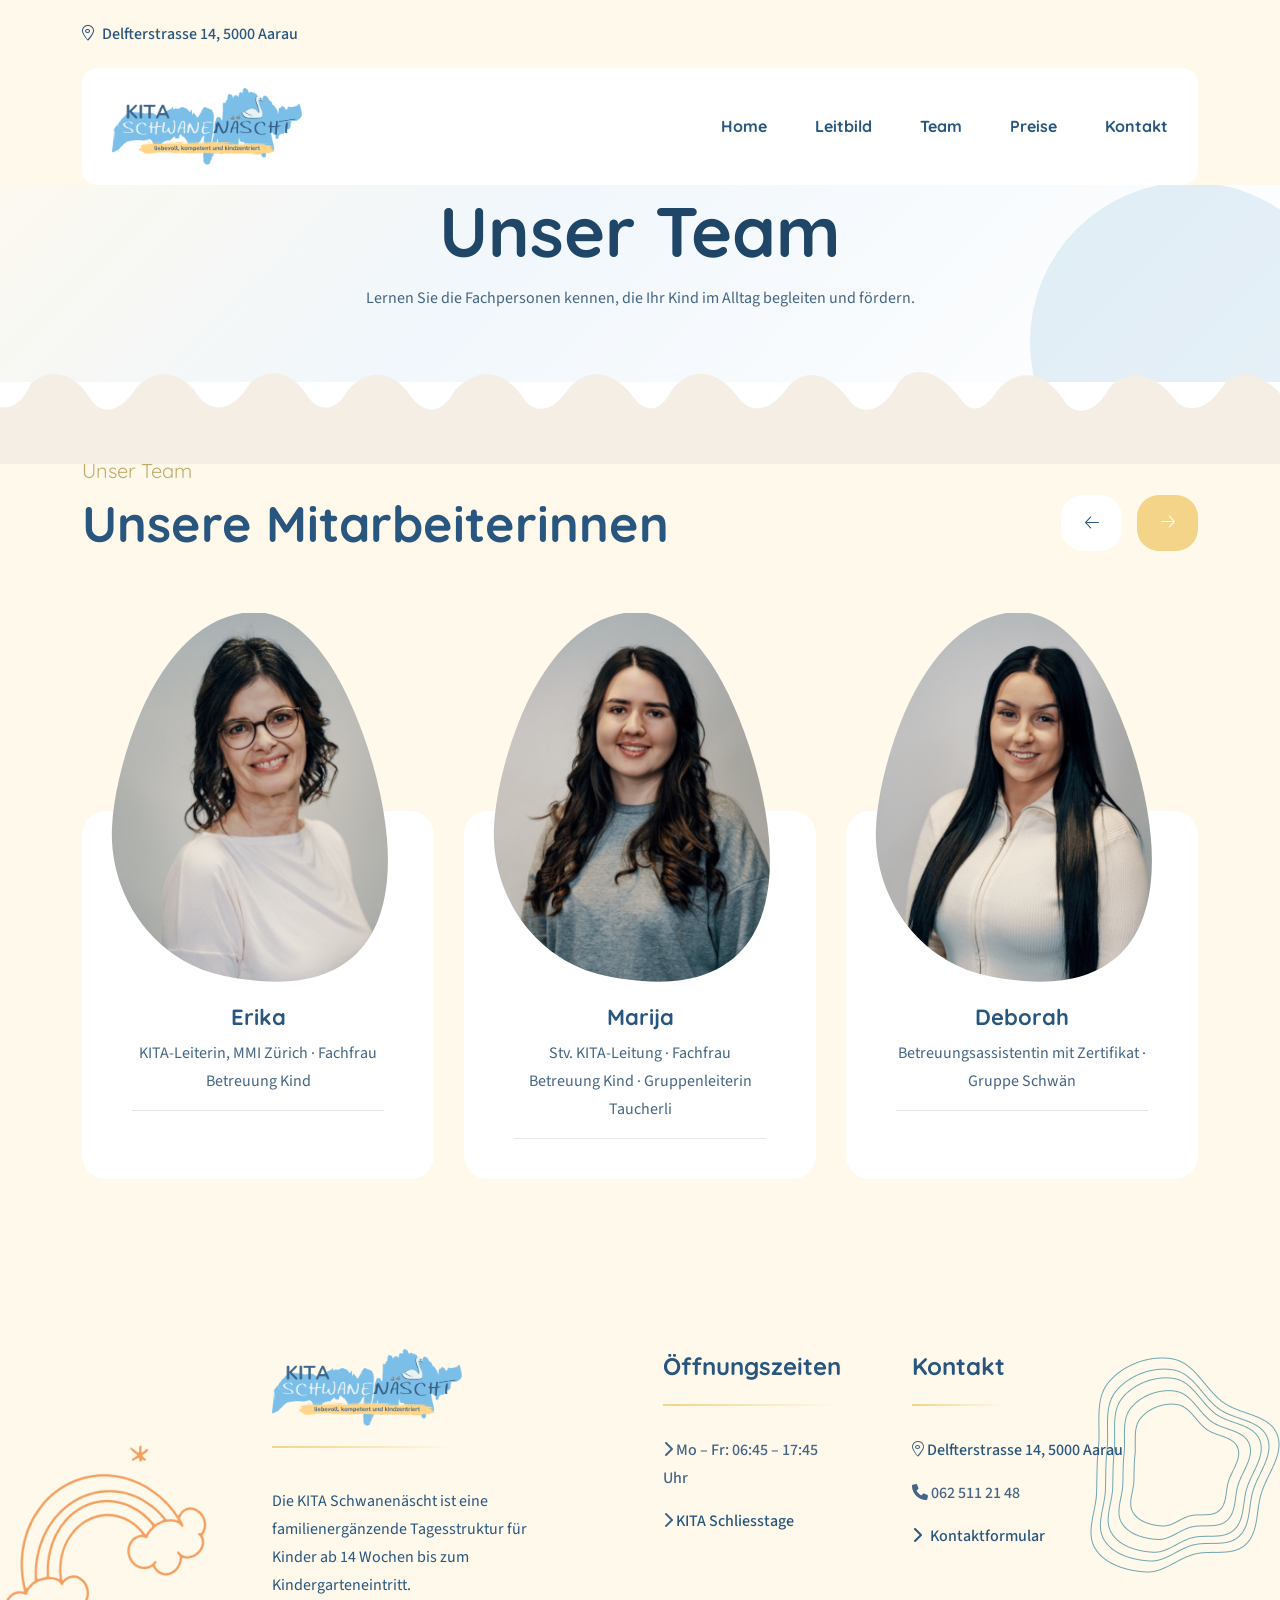
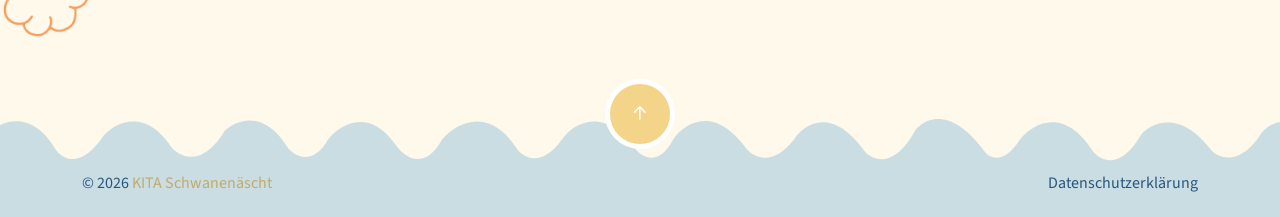
<file: team.html>
<!DOCTYPE html>
<html lang="de">
    <!--<< Header Area >>-->
    <head>
        <!-- ========== Meta Tags ========== -->
        <meta charset="UTF-8">
        <meta http-equiv="X-UA-Compatible" content="IE=edge">
        <meta name="viewport" content="width=device-width, initial-scale=1">
        <meta name="author" content="KITA Schwanenäscht">
        <meta name="description" content="Lernen Sie das Team der KITA Schwanenäscht kennen.">
        <!-- ======== Page title ============ -->
        <title>Team – KITA Schwanenäscht</title>
        <!--<< Favcion >>-->
        <link rel="shortcut icon" href="assets/img/Logo.png" type="image/x-icon">
        <!--<< Bootstrap min.css >>-->
        <link rel="stylesheet" href="assets/css/bootstrap.min.css">
        <!--<< All Min Css >>-->
        <link rel="stylesheet" href="assets/css/all.min.css">
        <!--<< Animate.css >>-->
        <link rel="stylesheet" href="assets/css/animate.css">
        <!--<< Icomoon.css >>-->
        <link rel="stylesheet" href="assets/css/icomoon.css">
        <!--<< Magnific Popup.css >>-->
        <link rel="stylesheet" href="assets/css/magnific-popup.css">
        <!--<< MeanMenu.css >>-->
        <link rel="stylesheet" href="assets/css/meanmenu.css">
        <!--<< Swiper Bundle.css >>-->
        <link rel="stylesheet" href="assets/css/swiper-bundle.min.css">
        <!--<< Nice Select.css >>-->
        <link rel="stylesheet" href="assets/css/nice-select.css">
        <!--<< Main.css >>-->
        <link rel="stylesheet" href="assets/css/main.css">
    </head>
    <body class="page-team">

        <div data-component="assets/Component/preloader.html"></div>

        <div data-component="assets/Component/header.html"></div>

        


        <div
            data-component="assets/Component/subpage-hero.html"
            data-prop-eyebrow="Menschen mit Herz"
            data-prop-title="Unser Team"
            data-prop-description="Lernen Sie die Fachpersonen kennen, die Ihr Kind im Alltag begleiten und fördern.">
        </div>

        <!-- Team Section Start -->
        <section class="team-section-2 section-bg section-padding" id="team">
            <div class="top-shape">
                <img src="assets/img/top-shape.png" alt="shape-img">
            </div>
            <div class="container">
                <div class="section-title-area">
                    <div class="section-title">
                        <span class="wow fadeInUp">Unser Team</span>
                        <h2 class="wow fadeInUp" data-wow-delay=".3s">Unsere Mitarbeiterinnen</h2>
                    </div>
                    <div class="array-button wow fadeInUp" data-wow-delay=".5s">
                        <button class="array-prev"><i class="fal fa-arrow-left"></i></button>
                        <button class="array-next"><i class="fal fa-arrow-right"></i></button>
                    </div>
                </div>
                <div class="swiper team-slider-2">
                    <div class="swiper-wrapper">
                        <div class="swiper-slide">
                            <div class="team-box-items">
                                <div class="bg-shape-1">
                                    <img src="assets/img/team/radius-shape.svg" alt="img">
                                </div>
                                <div class="team-image">
                                    <img src="assets/img/team/erika-032026.jpg" alt="team-img">
                                </div>
                                <div class="team-content">
                                    <h3>
                                        <a href="team.html">Erika</a>
                                    </h3>
                                    <p>KITA-Leiterin, MMI Zürich · Fachfrau Betreuung Kind</p>
                                    <div class="social-icon d-flex align-items-center">
                                        
                                    </div>
                                </div>
                            </div>
                        </div>
                        <div class="swiper-slide">
                            <div class="team-box-items">
                                <div class="bg-shape-1">
                                    <img src="assets/img/team/radius-shape.svg" alt="img">
                                </div>
                                <div class="team-image">
                                    <img src="assets/img/team/marija-032026.jpg" alt="team-img">
                                </div>
                                <div class="team-content">
                                    <h3>
                                        <a href="team.html">Marija</a>
                                    </h3>
                                    <p>Stv. KITA-Leitung · Fachfrau Betreuung Kind · Gruppenleiterin Taucherli</p>
                                    <div class="social-icon d-flex align-items-center">
                                        
                                    </div>
                                </div>
                            </div>
                        </div>
                          <div class="swiper-slide">
                            <div class="team-box-items">
                                <div class="bg-shape-1">
                                    <img src="assets/img/team/radius-shape.svg" alt="img">
                                </div>
                                <div class="team-image">
                                    <img src="assets/img/team/deborah.jpg" alt="team-img">
                                </div>
                                <div class="team-content">
                                    <h3>
                                        <a href="team.html">Deborah</a>
                                    </h3>
                                    <p>Betreuungsassistentin mit Zertifikat · Gruppe Schwän</p>
                                    <div class="social-icon d-flex align-items-center">
                                        
                                    </div>
                                </div>
                            </div>
                        </div>
                        <div class="swiper-slide">
                            <div class="team-box-items">
                                <div class="bg-shape-1">
                                    <img src="assets/img/team/radius-shape.svg" alt="img">
                                </div>
                                <div class="team-image">
                                    <img src="assets/img/team/jessica-032026.jpg" alt="team-img">
                                </div>
                                <div class="team-content">
                                    <h3>
                                        <a href="team.html">Jessica</a>
                                    </h3>
                                    <p>Fachfrau Betreuung Kind · Gruppenleiterin Störch</p>
                                    <div class="social-icon d-flex align-items-center">
                                        
                                    </div>
                                </div>
                            </div>
                        </div>
                        <div class="swiper-slide">
                            <div class="team-box-items">
                                <div class="bg-shape-1">
                                    <img src="assets/img/team/radius-shape.svg" alt="img">
                                </div>
                                <div class="team-image">
                                    <img src="assets/img/team/tassou-032026.jpg" alt="team-img">
                                </div>
                                <div class="team-content">
                                    <h3>
                                        <a href="team.html">Tassou</a>
                                    </h3>
                                    <p>Fachfrau Betreuung Kind · Gruppenleiterin Schwän · Berufsbildnerin</p>
                                    <div class="social-icon d-flex align-items-center">
                                        
                                    </div>
                                </div>
                            </div>
                        </div>
                        <div class="swiper-slide">
                            <div class="team-box-items">
                                <div class="bg-shape-1">
                                    <img src="assets/img/team/radius-shape.svg" alt="img">
                                </div>
                                <div class="team-image">
                                    <img src="assets/img/team/sara-032026.jpg" alt="team-img">
                                </div>
                                <div class="team-content">
                                    <h3>
                                        <a href="team.html">Sara</a>
                                    </h3>
                                    <p>Administration</p>
                                    <div class="social-icon d-flex align-items-center">
                                        
                                    </div>
                                </div>
                            </div>
                        </div>
                        <div class="swiper-slide">
                            <div class="team-box-items">
                                <div class="bg-shape-1">
                                    <img src="assets/img/team/radius-shape.svg" alt="img">
                                </div>
                                <div class="team-image">
                                    <img src="assets/img/team/schwan.png" alt="team-img">
                                </div>
                                <div class="team-content">
                                    <h3>
                                        <a href="team.html">Michelle</a>
                                    </h3>
                                    <p>Fachfrau Betreuung Kind</p>
                                    <div class="social-icon d-flex align-items-center">
                                        
                                    </div>
                                </div>
                            </div>
                        </div>
                           <div class="swiper-slide">
                            <div class="team-box-items">
                                <div class="bg-shape-1">
                                    <img src="assets/img/team/radius-shape.svg" alt="img">
                                </div>
                                <div class="team-image">
                                    <img src="assets/img/team/rama-032026.jpg" alt="team-img">
                                </div>
                                <div class="team-content">
                                    <h3>
                                        <a href="team.html">Rama</a>
                                    </h3>
                                    <p>Betreuungsassistentin mit Zertifikat · Gruppe Störch und Taucherli · Köchin</p>
                                    <div class="social-icon d-flex align-items-center">
                                        
                                    </div>
                                </div>
                            </div>
                        </div>
                           <div class="swiper-slide">
                            <div class="team-box-items">
                                <div class="bg-shape-1">
                                    <img src="assets/img/team/radius-shape.svg" alt="img">
                                </div>
                                <div class="team-image">
                                    <img src="assets/img/team/ruth.jpg" alt="team-img">
                                </div>
                                <div class="team-content">
                                    <h3>
                                        <a href="team.html">Ruth</a>
                                    </h3>
                                    <p>Fachfrau Pädiatrie · Betreuungsassistentin</p>
                                    <div class="social-icon d-flex align-items-center">
                                        
                                    </div>
                                </div>
                            </div>
                        </div>
                         
                           <div class="swiper-slide">
                            <div class="team-box-items">
                                <div class="bg-shape-1">
                                    <img src="assets/img/team/radius-shape.svg" alt="img">
                                </div>
                                <div class="team-image">
                                    <img src="assets/img/team/edith-rene.jpg" alt="team-img">
                                </div>
                                <div class="team-content">
                                    <h3>
                                        <a href="team.html">Edith & René</a>
                                    </h3>
                                    <p>Kochen einmal pro Woche</p>
                                    <div class="social-icon d-flex align-items-center">
                                        
                                    </div>
                                </div>
                            </div>
                       

                    
                    </div>
                </div>
            </div>
        </section>

        <!--<< Footer Section Start >>-->
        <div data-component="assets/Component/footer.html"></div>

        <!--<< All JS Plugins >>-->
        <script src="assets/js/jquery-3.7.1.min.js"></script>
        <script src="assets/js/viewport.jquery.js"></script>
        <script src="assets/js/bootstrap.bundle.min.js"></script>
        <script src="assets/js/jquery.nice-select.min.js"></script>
        <script src="assets/js/jquery.waypoints.js"></script>
        <script src="assets/js/jquery.counterup.min.js"></script>
        <script src="assets/js/swiper-bundle.min.js"></script>
        <script src="assets/js/jquery.meanmenu.min.js"></script>
        <script src="assets/js/jquery.magnific-popup.min.js"></script>
        <script src="assets/js/wow.min.js"></script>
        <script src="assets/js/main.js?v=20260603"></script>
    </body>
</html>
</file>
<file: assets/css/icomoon.css>
@font-face {
  font-family: 'icomoon';
  src:  url('../webfonts/icomoon.eot?qv88eo');
  src:  url('../webfonts/icomoon.eot?qv88eo#iefix') format('embedded-opentype'),
    url('../webfonts/icomoon.ttf?qv88eo') format('truetype'),
    url('../webfonts/icomoon.woff?qv88eo') format('woff'),
    url('../webfonts/icomoon.svg?qv88eo#icomoon') format('svg');
  font-weight: normal;
  font-style: normal;
  font-display: block;
}

[class^="icon-"], [class*=" icon-"] {
  /* use !important to prevent issues with browser extensions that change fonts */
  font-family: 'icomoon' !important;
  speak: never;
  font-style: normal;
  font-weight: normal;
  font-variant: normal;
  text-transform: none;
  line-height: 1;

  /* Better Font Rendering =========== */
  -webkit-font-smoothing: antialiased;
  -moz-osx-font-smoothing: grayscale;
}

.icon-icon-1:before {
  content: "\e900";
}
.icon-icon-2:before {
  content: "\e901";
}
.icon-icon-3:before {
  content: "\e902";
}
.icon-icon-4:before {
  content: "\e903";
}
.icon-icon-5:before {
  content: "\e904";
}
.icon-icon-7:before {
  content: "\e905";
}
.icon-icon-8:before {
  content: "\e906";
}
.icon-icon-9:before {
  content: "\e907";
}
.icon-icon-10:before {
  content: "\e908";
}
.icon-icon-11:before {
  content: "\e909";
}
.icon-icon-12:before {
  content: "\e90a";
}
.icon-icon-13:before {
  content: "\e90b";
}
.icon-icon-14:before {
  content: "\e90c";
}
.icon-icon-15:before {
  content: "\e90d";
}
.icon-icon-16:before {
  content: "\e90e";
}
.icon-icon-17:before {
  content: "\e90f";
}
.icon-icon-18:before {
  content: "\e910";
}
.icon-icon-19:before {
  content: "\e911";
}
.icon-icon-20:before {
  content: "\e912";
}
.icon-icon-21:before {
  content: "\e913";
}
.icon-icon-22:before {
  content: "\e914";
}
.icon-icon-23:before {
  content: "\e915";
}
.icon-icon-24:before {
  content: "\e916";
}
</file>
<file: assets/css/nice-select.css>
.nice-select {
  -webkit-tap-highlight-color: transparent;
  background-color: #fff;
  border-radius: 5px; 
  border: 1px solid  #CCCCCC;
  box-sizing: border-box;
  clear: both;
  cursor: pointer;
  display: block;
  float: left;
  color: #6E6E6E; 
  font-family:  "Plus Jakarta Sans", system-ui;
  font-size: 16px;
  font-style: normal;
  font-weight: 400;
  line-height: 26.08px;  
  height: 57px;
  line-height: 40px;
  outline: none;
  padding: 8px 10px; 
  position: relative;
  text-align: left !important;
  -webkit-transition: all 0.2s ease-in-out;
  transition: all 0.2s ease-in-out;
  -webkit-user-select: none;
     -moz-user-select: none;
      -ms-user-select: none;
          user-select: none;
  white-space: nowrap;
  width: auto; }
  .nice-select:hover {
    border-color: #6E6E6E; }
  .nice-select:active, .nice-select.open, .nice-select:focus {
    border-color: #6E6E6E; }
  .nice-select:after {
    border-bottom: 2px solid #6E6E6E;
    border-right: 2px solid #6E6E6E;
    content: '';
    display: block;
    height: 5px;
    margin-top: -4px;
    pointer-events: none;
    position: absolute;
    right: 12px;
    top: 50%;
    -webkit-transform-origin: 66% 66%;
        -ms-transform-origin: 66% 66%;
            transform-origin: 66% 66%;
    -webkit-transform: rotate(45deg);
        -ms-transform: rotate(45deg);
            transform: rotate(45deg);
    -webkit-transition: all 0.15s ease-in-out;
    transition: all 0.15s ease-in-out;
    width: 5px; }
  .nice-select.open:after {
    -webkit-transform: rotate(-135deg);
        -ms-transform: rotate(-135deg);
            transform: rotate(-135deg); }
  .nice-select.open .list {
    opacity: 1;
    pointer-events: auto;
    -webkit-transform: scale(1) translateY(0);
        -ms-transform: scale(1) translateY(0);
            transform: scale(1) translateY(0); }
  .nice-select.disabled {
    border-color: #6E6E6E;
    color: #6E6E6E;
    pointer-events: none; }
    .nice-select.disabled:after {
      border-color: #6E6E6E; }
  .nice-select.wide {
    width: 100%; }
    .nice-select.wide .list {
      left: 0 !important;
      right: 0 !important; }
  .nice-select.right {
    float: right; }
    .nice-select.right .list {
      left: auto;
      right: 0; }
  .nice-select.small {
    font-size: 12px;
    height: 36px;
    line-height: 34px; }
    .nice-select.small:after {
      height: 4px;
      width: 4px; }
    .nice-select.small .option {
      line-height: 34px;
      min-height: 34px; }
  .nice-select .list {
    background-color: #fff;
    border-radius: 5px;
    box-shadow: 0 0 0 1px rgba(68, 68, 68, 0.11);
    box-sizing: border-box;
    margin-top: 4px;
    opacity: 0;
    overflow: hidden;
    padding: 0;
    pointer-events: none;
    position: absolute;
    top: 100%;
    left: 0;
    -webkit-transform-origin: 50% 0;
        -ms-transform-origin: 50% 0;
            transform-origin: 50% 0;
    -webkit-transform: scale(0.75) translateY(-21px);
        -ms-transform: scale(0.75) translateY(-21px);
            transform: scale(0.75) translateY(-21px);
    -webkit-transition: all 0.2s cubic-bezier(0.5, 0, 0, 1.25), opacity 0.15s ease-out;
    transition: all 0.2s cubic-bezier(0.5, 0, 0, 1.25), opacity 0.15s ease-out;
    z-index: 9; }
    .nice-select .list:hover .option:not(:hover) {
      background-color: transparent !important; }
  .nice-select .option {
    cursor: pointer;
    font-weight: 400;
    line-height: 40px;
    list-style: none;
    min-height: 40px;
    outline: none;
    padding-left: 18px;
    padding-right: 29px;
    text-align: left;
    -webkit-transition: all 0.2s;
    transition: all 0.2s; }
    .nice-select .option:hover, .nice-select .option.focus, .nice-select .option.selected.focus {
      background-color: #f6f6f6; }
    .nice-select .option.selected {
      font-weight: bold; }
    .nice-select .option.disabled {
      background-color: transparent;
      color: #999;
      cursor: default; }

.no-csspointerevents .nice-select .list {
  display: none; }

.no-csspointerevents .nice-select.open .list {
  display: block; }
</file>
